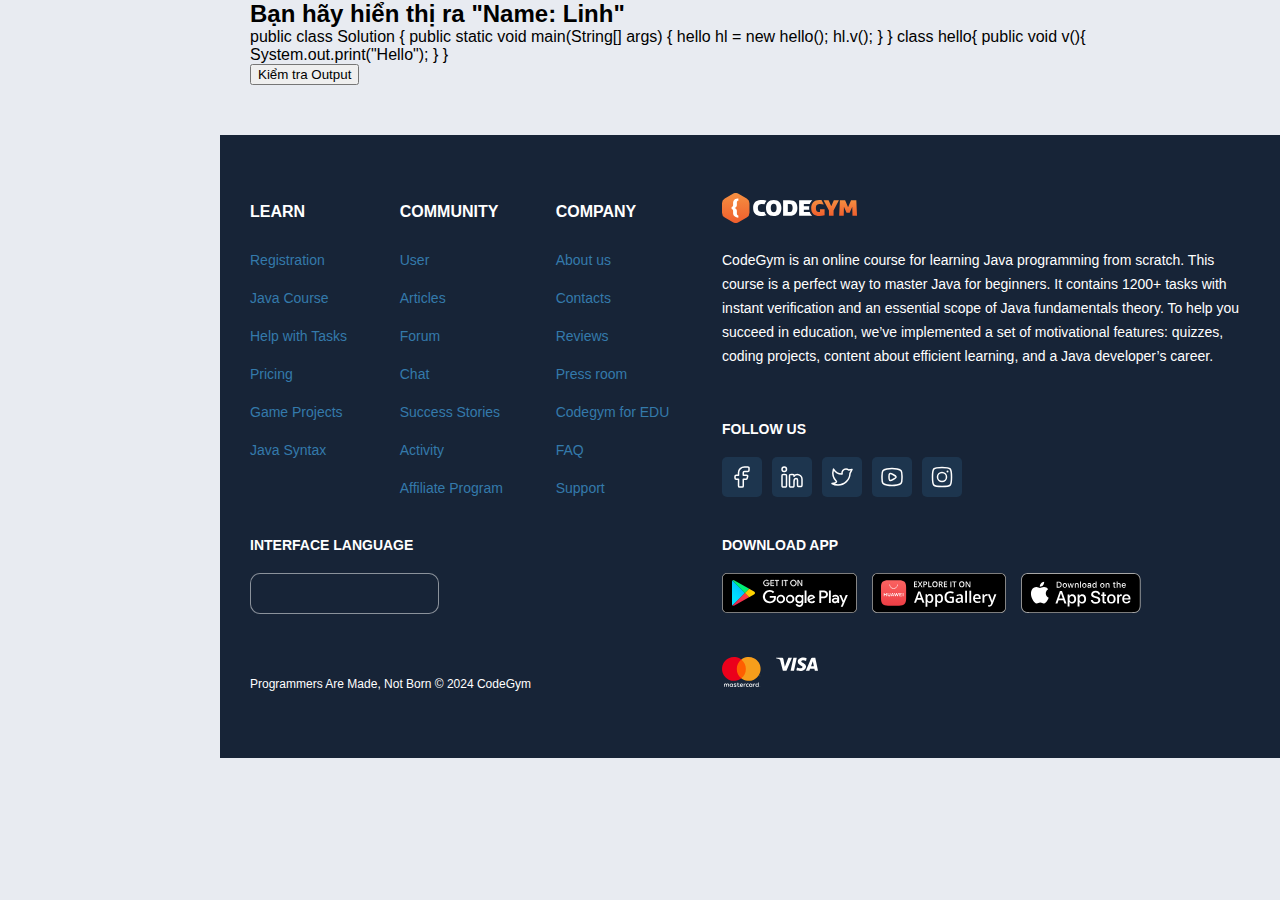
<file: Code.html>
<!DOCTYPE html>
<html lang="en">

<head>
    <meta charset="UTF-8">
    <meta name="viewport" content="width=device-width, initial-scale=1.0">
    <title>Document</title>
    <link rel="stylesheet" href="Code.css">
</head>

<body>
    <div class="content">
        <div class="inner-content">
            <div class="main-content">
                <div class="title">
                    <h2>Bạn hãy hiển thị ra "Name: Linh"</h2>
                </div>
                <div id="code-container">
                    <div data-pym-src='https://www.jdoodle.com/plugin' data-language="java" data-version-index="4"
                        data-libs="mavenlib1, mavenlib2">

public class Solution {
    public static void main(String[] args) {
        hello hl = new hello();
        hl.v();
    }
}
class hello{
    public void v(){
        System.out.print("Hello");
    }
}
                    </div>
                </div>
                <button onclick="checkOutput()" id="checkSl">Kiểm tra Output</button>
                <!-- Thêm phần tử span để lưu trữ kết quả thực tế -->
            </div>
        </div>
    </div>

    <script src="https://www.jdoodle.com/assets/jdoodle-pym.min.js" type="text/javascript"></script>
    <script>
        function checkOutput() {
            
        }
    </script>
<div class="footer">
    <iframe src="Footer.html" frameborder="0" width="100%" height="100%"></iframe>
</div>
</body>

</html>
</file>
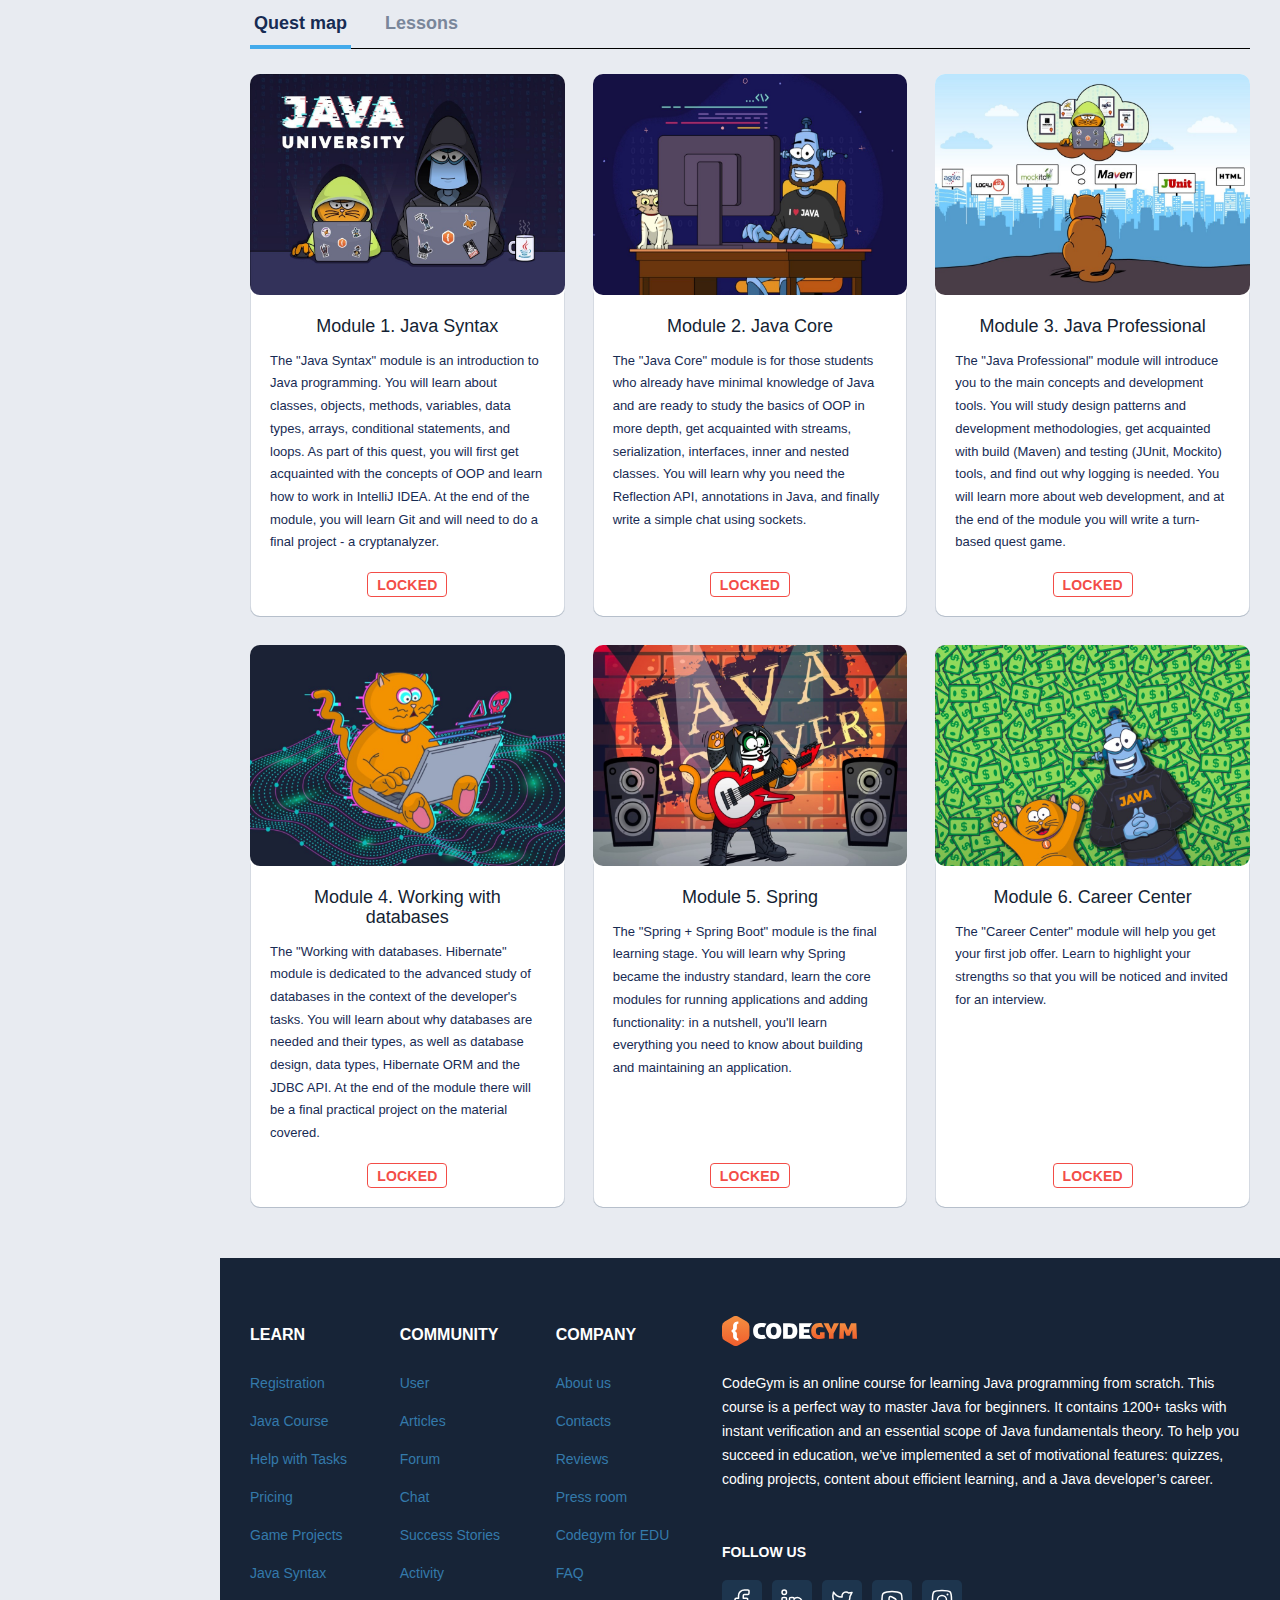
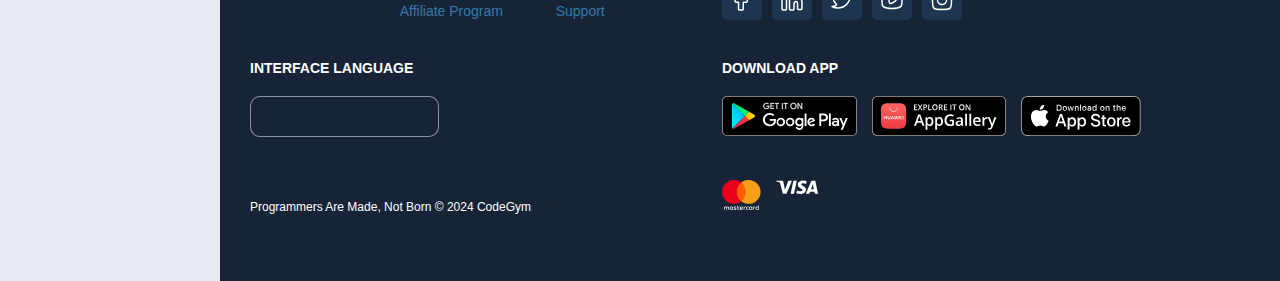
<file: Course.html>
<!DOCTYPE html>
<html lang="en">
<head>
    <meta charset="UTF-8">
    <meta name="viewport" content="width=device-width, initial-scale=1.0">
    <link rel="stylesheet" href="Course.css">
    <!-- <iframe id="ifrLogo-sidebar" class="logo-sidebar" src="Logo_Sidebar.html" frameborder="0" height="100%"></iframe> -->
    <!-- <iframe id="idHeader" class="header" src="Header.html" frameborder="0"></iframe> -->
    <script src="Test.js"></script>
    <!-- <script src="Course.js"></script> -->
    <title>Java Course - Quest Map</title>
</head>
<body>
    <div class="content">
        <div class="inner-content">
            <div class="tabs-content">
                <ul class="tabs">
                    <li class="tab-qm-ls">
                        <span class="tab-qm" id="qm-cl">
                            Quest map
                        </span>
                        <div class="bf-qm"></div>
                    </li>
                    <li class="tab-qm-ls">
                        <span class="tab-ls">
                            Lessons
                        </span>
                        <div class="bf-ls"></div>
                    </li>
                </ul>
            </div>
            <div class="main-content">
                <div>
                    <div class="quest-list" id="quest-list">
                        <div class="quest-card">
                            <a href="" class="a_c" id="quest1">
                                <div class="quest-card-img">
                                    <img src="images/quest-img/1024.jpeg" alt="">
                                </div>
                                <div class="quest-card-description">
                                    <div class="des-title">
                                        Module 1. Java Syntax
                                    </div>
                                    <div class="des">
                                        The "Java Syntax" module is an introduction to Java programming. You will learn about classes, objects, methods, variables, data types, arrays, conditional statements, and loops. As part of this quest, you will first get acquainted with the concepts of OOP and learn how to work in IntelliJ IDEA. At the end of the module, you will learn Git and will need to do a final project - a cryptanalyzer.
                                    </div>
                                </div>
                                <div class="btn-lock">
                                    <button>locked</button>
                                </div>
                            </a>
                        </div>
                        <div class="quest-card">
                            <a href="" class="a_c">
                                <div class="quest-card-img">
                                    <img src="images/quest-img/1024 (1).jpeg" alt="">
                                </div>
                                <div class="quest-card-description">
                                    <div class="des-title">
                                        Module 2. Java Core
                                    </div>
                                    <div class="des">
                                        The "Java Core" module is for those students who already have minimal knowledge of Java and are ready to study the basics of OOP in more depth, get acquainted with streams, serialization, interfaces, inner and nested classes. You will learn why you need the Reflection API, annotations in Java, and finally write a simple chat using sockets.
                                    </div>
                                </div>
                                <div class="btn-lock">
                                    <button>locked</button>
                                </div>
                            </a>
                        </div>
                        <div class="quest-card">
                            <a href="" class="a_c">
                                <div class="quest-card-img">
                                    <img src="images/quest-img/1024 (2).jpeg" alt="">
                                </div>
                                <div class="quest-card-description">
                                    <div class="des-title">
                                        Module 3. Java Professional
                                    </div>
                                    <div class="des">
                                        The "Java Professional" module will introduce you to the main concepts and development tools. You will study design patterns and development methodologies, get acquainted with build (Maven) and testing (JUnit, Mockito) tools, and find out why logging is needed. You will learn more about web development, and at the end of the module you will write a turn-based quest game.
                                    </div>
                                </div>
                                <div class="btn-lock">
                                    <button>locked</button>
                                </div>
                            </a>
                        </div>
                        <div class="quest-card">
                            <a href="" class="a_c">
                                <div class="quest-card-img">
                                    <img src="images/quest-img/1024 (3).jpeg" alt="">
                                </div>
                                <div class="quest-card-description">
                                    <div class="des-title">
                                        Module 4. Working with databases
                                    </div>
                                    <div class="des">
                                        The "Working with databases. Hibernate" module is dedicated to the advanced study of databases in the context of the developer's tasks. You will learn about why databases are needed and their types, as well as database design, data types, Hibernate ORM and the JDBC API. At the end of the module there will be a final practical project on the material covered.
                                    </div>
                                </div>
                                <div class="btn-lock">
                                    <button>locked</button>
                                </div>
                            </a>
                        </div>
                        <div class="quest-card"> 
                            <a href="" class="a_c">
                                <div class="quest-card-img">
                                    <img src="images/quest-img/1024 (4).jpeg" alt="">
                                </div>
                                <div class="quest-card-description">
                                    <div class="des-title">
                                        Module 5. Spring
                                    </div>
                                    <div class="des">
                                        The "Spring + Spring Boot" module is the final learning stage. You will learn why Spring became the industry standard, learn the core modules for running applications and adding functionality: in a nutshell, you'll learn everything you need to know about building and maintaining an application.
                                    </div>
                                </div>
                                <div class="btn-lock">
                                    <button>locked</button>
                                </div>
                            </a>
                        </div>
                        <div class="quest-card">
                            <a href="" class="a_c">
                                <div class="quest-card-img">
                                    <img src="images/quest-img/1024 (5).jpeg" alt="">
                                </div>
                                <div class="quest-card-description">
                                    <div class="des-title">
                                        Module 6. Career Center
                                    </div>
                                    <div class="des">
                                        The "Career Center" module will help you get your first job offer. Learn to highlight your strengths so that you will be noticed and invited for an interview.
                                    </div>
                                </div>
                                <div class="btn-lock">
                                    <button>locked</button>
                                </div>
                            </a>
                        </div>
                    </div>
                    <div class="lesson" id="lesson">
                        <div class="ls-header">
                            <div class="ls-header-ava">
                                <img src="images/avatars/diego.png" alt="">
                            </div>
                            <div class="ls-header-title">
                                <h1>Địa chỉ bộ nhớ và các biến</h1>
                                <div class="ls-header-meta">
                                    <p>Cú pháp Java</p>
                                    <p>Level 1, Lesson 3</p>
                                </div>
                                <div class="ls-header-extra">
                                    <div class="status">avaiable</div>
                                </div>
                            </div>
                        </div>
                        <hr>
                        <p>"Chào, Amigo."</p>
                        <p>"Xin chào, Eleanor Carrey."</p>
                        <p>"Cứ gọi tôi là Ellie. Không cần quá trang trọng."</p>
                        <p>"Được rồi, Ellie."</p>
                        <p>"Tôi tin rằng với sự giúp đỡ của tôi, bạn sẽ sớm trở thành một trong những người giỏi nhất. Tôi có nhiều kinh nghiệm huấn luyện tân binh. Hãy ở bên tôi, rồi mọi chuyện sẽ ổn thôi. Nào, bắt đầu thôi."</p>
                        <p>"Có hai loại chính trong Java : Chuỗi và int . Chúng tôi lưu trữ chuỗi/văn bản trong Chuỗi và số nguyên (số nguyên) trong int. Để khai báo một biến mới, bạn cần chỉ định loại và tên của nó. Tên không thể là tên giống như tên của bất kỳ biến và/hoặc hàm nào khác."</p>
                        <p>"Bạn có thể gán giá trị cho các biến khi bạn khai báo chúng."</p>
                        <p>"Để gán một giá trị mới cho một biến, chúng ta sử dụng dấu =. Nó còn được gọi là 'toán tử gán' . Phép gán có nghĩa là đặt vào một biến một giá trị từ một biến khác hoặc một giá trị được tính từ nhiều biến. "</p>
                        <p>"Giá trị của một biến có thể được sử dụng để tính toán một giá trị mới sẽ thay thế giá trị cũ."</p>
                        <p>"Bạn có thể hợp nhất các chuỗi với +dấu hiệu"</p>
                        <p>"Đôi khi, các chuỗi bao gồm một hoặc nhiều khoảng trắng có thể hữu ích"</p>
                        <p>Amigo suy nghĩ một phút:</p>
                        <p>"Tôi thấy nó không hào phóng cho lắm. Tôi nhớ một câu mà Diego đã dạy tôi..."</p>
                        <p>Rishi đã trở lại.</p>
                        <p>"Chà, bạn thế nào rồi?"</p>
                        <p>"Sẵn sàng rồi. Tôi đã ký rồi."</p>
                        <p>"Tuyệt vời! Tôi cũng sẽ ký mà không cần nhìn. Ở đây trên Galactic Rush, chúng ta không bao giờ lừa dối nhau."</p>
                        <p>"Ha-ha. Cảm ơn bạn Rishi của tôi, vì sự hào phóng của bạn! "</p>
                        <div class="btn-qz-code">
                            <button id="link-qz">Quizzes</button>
                            <button id="link-code">Code</button>
                        </div>
                    </div>
                </div>
            </div>
        </div>
    </div>
    <div class="footer">
        <iframe src="Footer.html" frameborder="0"></iframe>
    </div>
</body>
</html>
<script>
document.getElementById('quest1').addEventListener('click',function(e){
    e.preventDefault();
    document.getElementById('quest-list').style.display = 'none';
    document.getElementById('lesson').style.display = 'block';
});
document.getElementById('qm-cl').addEventListener('click', function(){
    document.getElementById('quest-list').style.display = 'grid';
    document.getElementById('lesson').style.display = 'none';
});
</script>
</file>
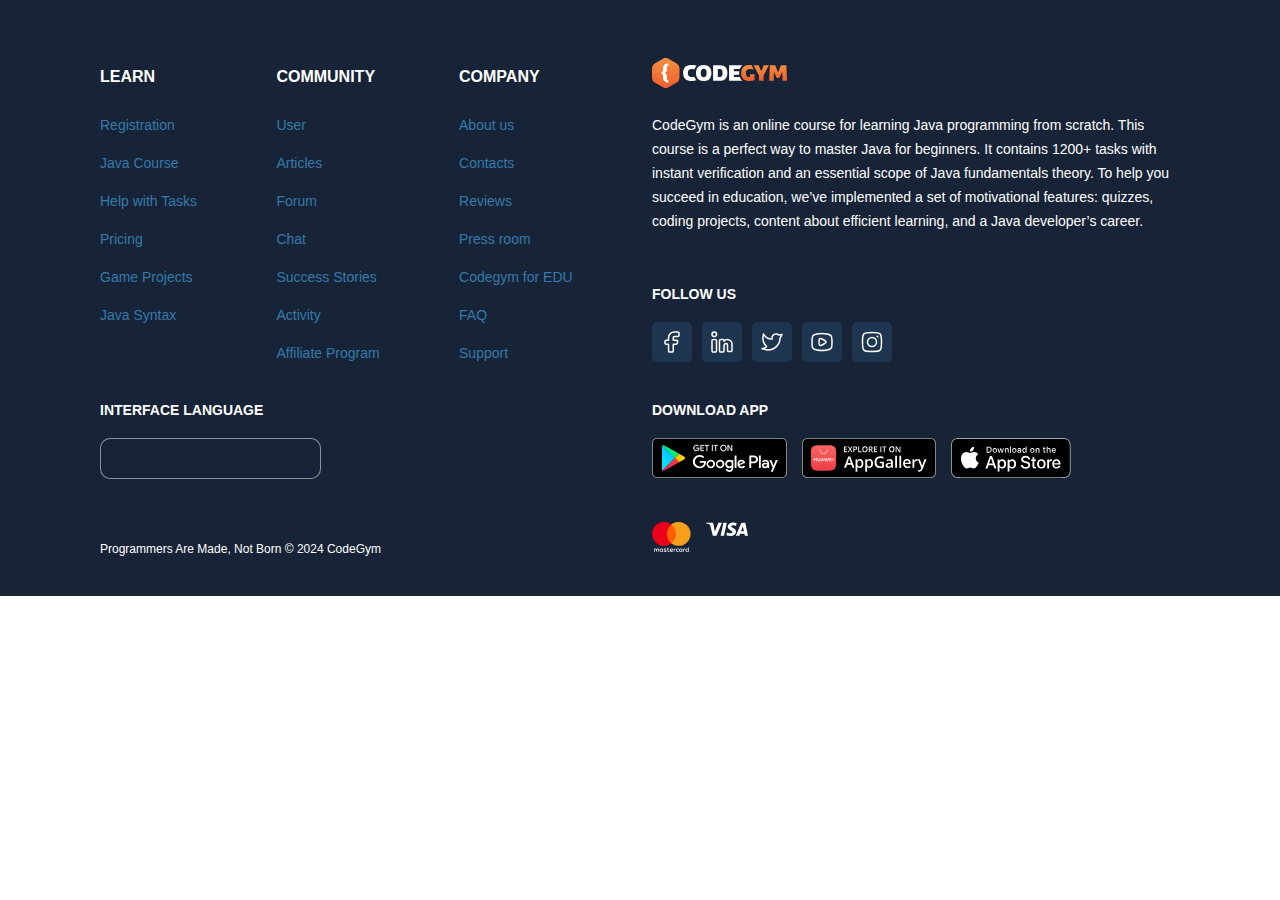
<file: Footer.html>
<!DOCTYPE html>
<html lang="en">
<head>
    <meta charset="UTF-8">
    <meta name="viewport" content="width=device-width, initial-scale=1.0">
    <link rel="stylesheet" href="Footer.css">
</head>
<body>
    <divc class="footer">
        <div class="inner-footer">
            <div class="inner-footer-container">
                <div class="inner-container">
                    <div class="ft-nav">
                        <div class="ft-nav-section">
                            <div class="ft-nav-section-title">
                                Learn
                            </div>
                            <div class="ft-nav-section-list">
                                <ul>
                                    <li>
                                        <a href="#">Registration</a>
                                    </li>
                                    <li>
                                        <a href="">Java Course</a>
                                    </li>
                                    <li>
                                        <a href="">Help with Tasks</a>
                                    </li>
                                    <li>
                                        <a href="">Pricing</a>
                                    </li>
                                    <li>
                                        <a href="">Game Projects</a>
                                    </li>
                                    <li>
                                        <a href="">Java Syntax</a>
                                    </li>
                                </ul>
                            </div>
                        </div>
                        <div class="ft-nav-section">
                            <div class="ft-nav-section-title">
                                community
                            </div>
                            <div class="ft-nav-section-list">
                                <ul>
                                    <li>
                                        <a href="">User</a>
                                    </li>
                                    <li>
                                        <a href="">Articles</a>
                                    </li>
                                    <li>
                                        <a href="">Forum</a>
                                    </li>
                                    <li>
                                        <a href="">Chat</a>
                                    </li>
                                    <li>
                                        <a href="">Success Stories</a>
                                    </li>
                                    <li>
                                        <a href="">Activity</a>
                                    </li>
                                    <li>
                                        <a href="">Affiliate Program</a>
                                    </li>
                                </ul>
                            </div>
                        </div>
                        <div class="ft-nav-section">
                            <div class="ft-nav-section-title">
                                company
                            </div>
                            <div class="ft-nav-section-list">
                                <ul>
                                    <li>
                                        <a href="">About us</a>
                                    </li>
                                    <li>
                                        <a href="">Contacts</a>
                                    </li>
                                    <li>
                                        <a href="">Reviews</a>
                                    </li>
                                    <li>
                                        <a href="">Press room</a>
                                    </li>
                                    <li>
                                        <a href="">Codegym for EDU</a>
                                    </li>
                                    <li>
                                        <a href="">FAQ</a>
                                    </li>
                                    <li>
                                        <a href="">Support</a>
                                    </li>
                                </ul>
                            </div>
                        </div>
                    </div>
                    <div class="ft-desc-fl">
                        <div class="desc">
                            <img src="images/logo-cg-full.svg" alt="">
                            <div>
                                CodeGym is an online course for learning Java programming from scratch. This course is a perfect way to master Java for beginners. It contains 1200+ tasks with instant verification and an essential scope of Java fundamentals theory. To help you succeed in education, we’ve implemented a set of motivational features: quizzes, coding projects, content about efficient learning, and a Java developer’s career.
                            </div>
                        </div>
                        <div class="fl">
                            <div class="inner-fl">
                                <div class="fl-title">
                                    follow us
                                </div>
                                <div class="fl-icon-list">
                                    <div class="fl-icon-item fb">
                                        <img src="images/icons/facebook-02.svg" alt="">
                                    </div>
                                    <div class="fl-icon-item linkedin">
                                        <img src="images/icons/linkedin-02.svg" alt="">
                                    </div>
                                    <div class="fl-icon-item twitter">
                                        <img src="images/icons/twitter.svg" alt="">
                                    </div>
                                    <div class="fl-icon-item ytb">
                                        <img src="images/icons/youtube.svg" alt="">
                                    </div>
                                    <div class="fl-icon-item ins">
                                        <img src="images/icons/instagram.svg" alt="">
                                    </div>
                                </div>
                            </div>
                        </div>
                    </div>
                </div>
                <div class="inner-container ic-1">
                    <div class="lang-copyright">
                        <div class="lang">
                            <div class="lang-title">
                                interface language
                            </div>
                            <div class="lang-switch">
                                <button class="lang-switch-ct"></button>
                            </div>
                        </div>
                        <div class="copy-right">
                            Programmers Are Made, Not Born © 2024 CodeGym
                        </div>
                    </div>
                    <div class="download-pay">
                        <div class="download">
                            <div class="download-title">
                                download app
                            </div>
                            <div class="download-list">
                                <div class="download-item">
                                    <img src="images/download/google-play.svg" alt="">
                                </div>
                                <div class="download-item">
                                    <img src="images/download/huawei-app-gallery.svg" alt="">
                                </div>
                                <div class="download-item">
                                    <img src="images/download/app-store.svg" alt="">
                                </div>
                            </div>
                        </div>
                        <div class="pay">
                            <div class="pay-list">
                                <div class="pay-item">
                                    <img src="images/pay/mastercard.svg" alt="">
                                </div>
                                <div class="pay-item">
                                    <img src="images/pay/visa.svg" alt="">
                                </div>
                            </div>
                        </div>
                    </div>
                </div>
            </div>
        </div>
    </divc>
</body>
</html>
</file>
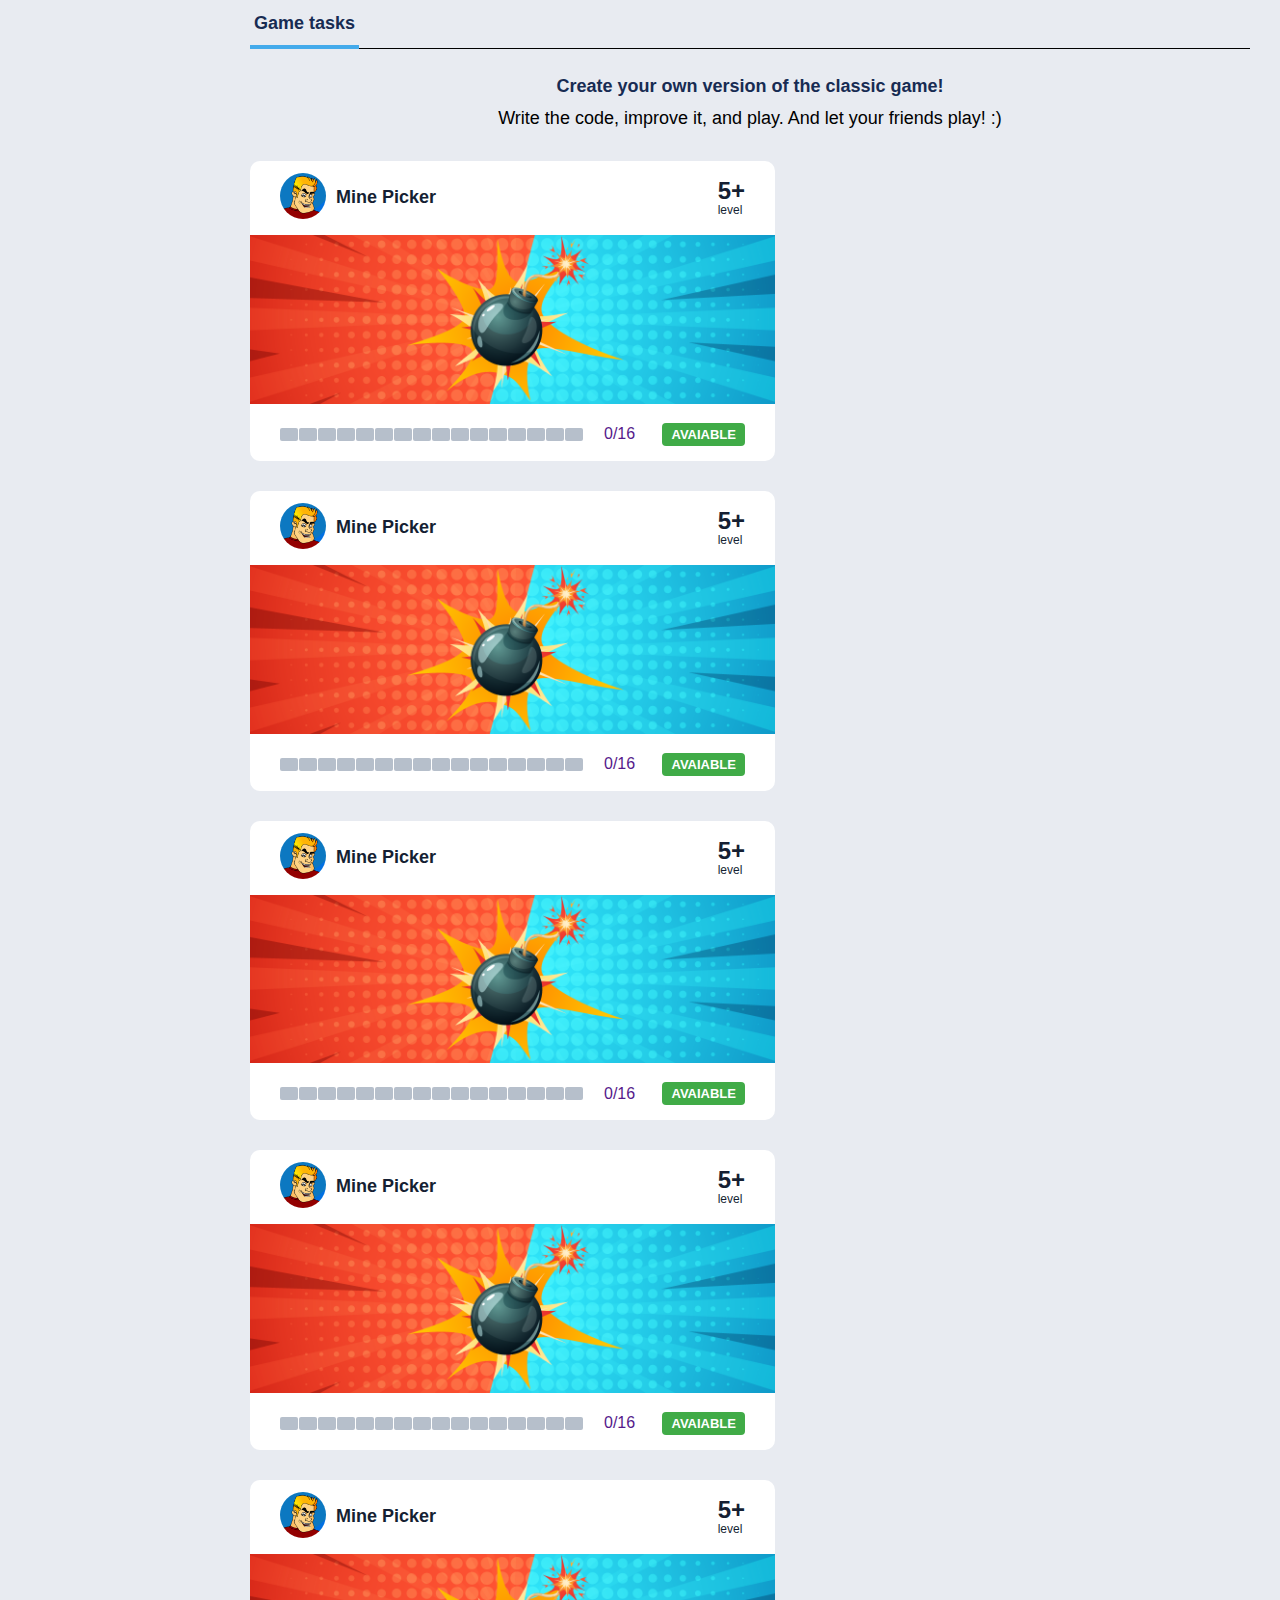
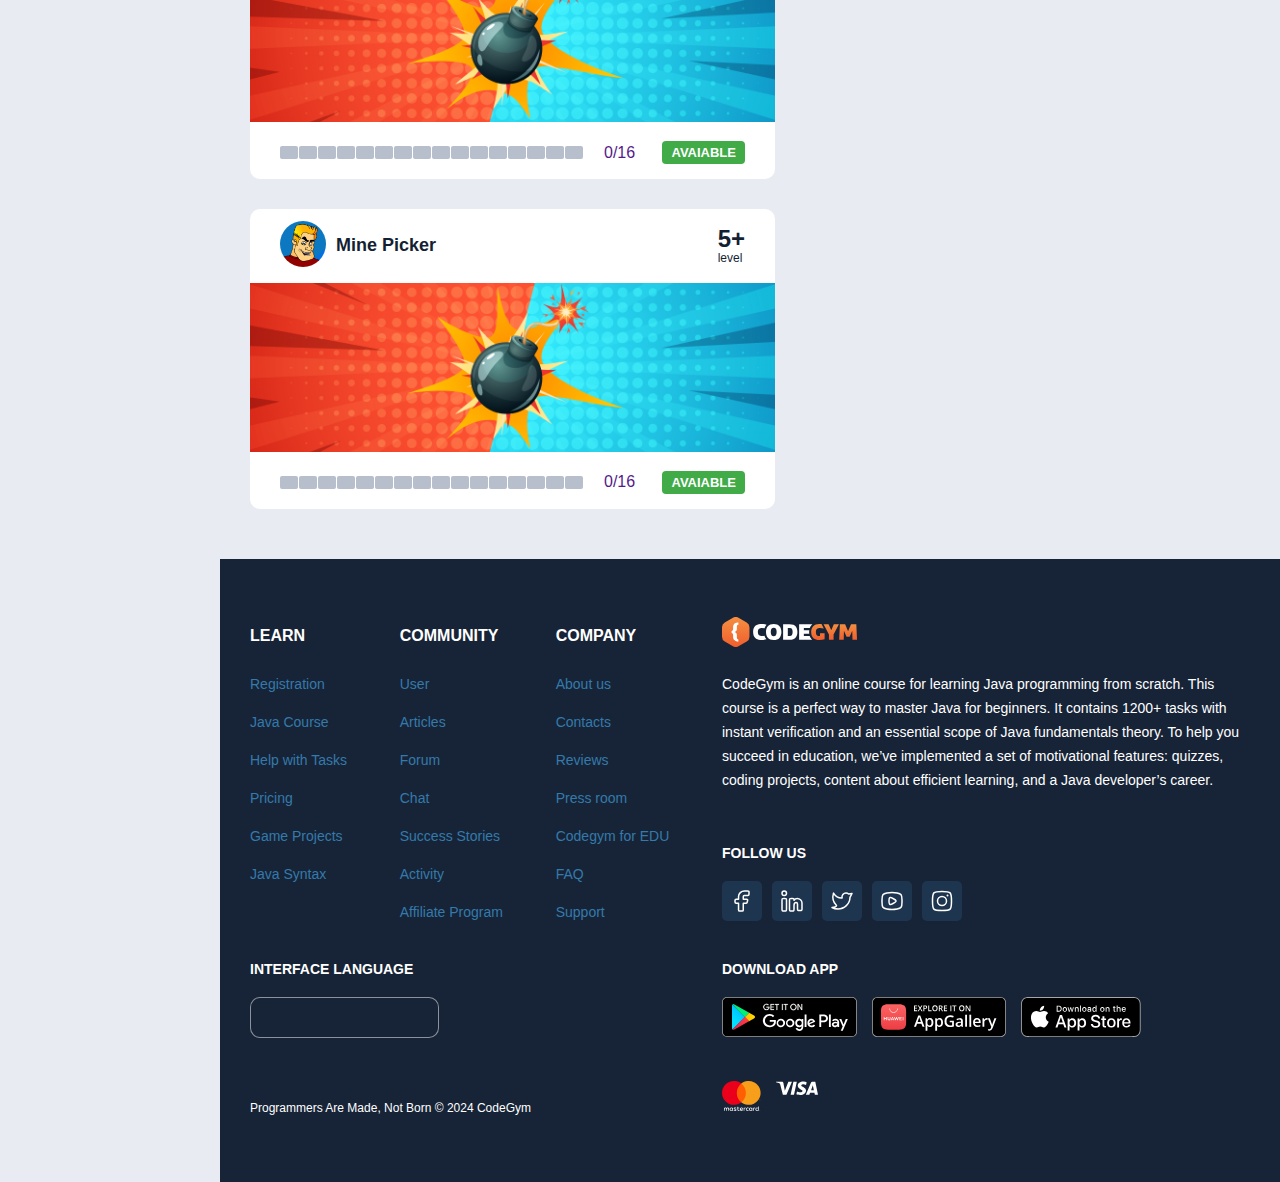
<file: Games.html>
<!DOCTYPE html>
<html lang="en">
<head>
    <meta charset="UTF-8">
    <meta name="viewport" content="width=device-width, initial-scale=1.0">
    <title>Create your version of Java Game</title>
    <link rel="stylesheet" href="Games.css">
    <!-- <iframe id="idLogo-sidebar" class="logo-sidebar" src="Logo_Sidebar.html" frameborder="0" height="100%"></iframe> -->
    <!-- <iframe id="idHeader" class="header" src="Header.html" frameborder="0"></iframe> -->
    <script src="Test.js"></script>
</head>
<body>
    <div class="content">
        <div class="inner-content">
            <div class="tabs-content">
                <ul class="tabs">
                    <li class="tab-qm-ls">
                        <span class="tab-qm">
                            Game tasks
                        </span>
                    </li>
                </ul>
            </div>
            <div class="main-content">
                <div class="p_info">
                    <p style="margin-bottom: 7px;"> 
                        <strong>Create your own version of the classic game!</strong>
                    </p>
                    <p>Write the code, improve it, and play. And let your friends play! :)</p>
                </div>
                <div class="games">
                    <ul class="game-list">
                        <li class="game-item">
                            <a href="" class="game-card">
                                <div class="game-card-contain">
                                    <div class="card-header">
                                        <div class="ava-title">
                                            <div class="avatar-khung">
                                                <div class="avatar">
                                                    <img src="images/avatars/zapp.png" alt="">
                                                </div>
                                            </div>
                                            <div class="title">
                                                Mine Picker
                                            </div>
                                        </div>
                                        <div class="level">
                                            <p>5+</p>
                                            <p>level</p>
                                        </div>
                                    </div>
                                    <div class="card-img">
                                        <img src="images/Games_img/original.png" alt="">
                                    </div>
                                    <div class="card-footer">
                                        <div class="progress">
                                            <ul class="progress-list">
                                                <li class="progress-item"></li>
                                                <li class="progress-item"></li>
                                                <li class="progress-item"></li>
                                                <li class="progress-item"></li>
                                                <li class="progress-item"></li>
                                                <li class="progress-item"></li>
                                                <li class="progress-item"></li>
                                                <li class="progress-item"></li>
                                                <li class="progress-item"></li>
                                                <li class="progress-item"></li>
                                                <li class="progress-item"></li>
                                                <li class="progress-item"></li>
                                                <li class="progress-item"></li>
                                                <li class="progress-item"></li>
                                                <li class="progress-item"></li>
                                                <li class="progress-item"></li>
                                            </ul>
                                            <div class="progress_count">
                                                0/16
                                            </div>
                                        </div>
                                        <div class="btn_avai">
                                            <button>avaiable</button>
                                        </div>
                                    </div>
                                </div>
                            </a>
                        </li>
                        <li class="game-item">
                            <a href="" class="game-card">
                                <div class="game-card-contain">
                                    <div class="card-header">
                                        <div class="ava-title">
                                            <div class="avatar-khung">
                                                <div class="avatar">
                                                    <img src="images/avatars/zapp.png" alt="">
                                                </div>
                                            </div>
                                            <div class="title">
                                                Mine Picker
                                            </div>
                                        </div>
                                        <div class="level">
                                            <p>5+</p>
                                            <p>level</p>
                                        </div>
                                    </div>
                                    <div class="card-img">
                                        <img src="images/Games_img/original.png" alt="">
                                    </div>
                                    <div class="card-footer">
                                        <div class="progress">
                                            <ul class="progress-list">
                                                <li class="progress-item"></li>
                                                <li class="progress-item"></li>
                                                <li class="progress-item"></li>
                                                <li class="progress-item"></li>
                                                <li class="progress-item"></li>
                                                <li class="progress-item"></li>
                                                <li class="progress-item"></li>
                                                <li class="progress-item"></li>
                                                <li class="progress-item"></li>
                                                <li class="progress-item"></li>
                                                <li class="progress-item"></li>
                                                <li class="progress-item"></li>
                                                <li class="progress-item"></li>
                                                <li class="progress-item"></li>
                                                <li class="progress-item"></li>
                                                <li class="progress-item"></li>
                                            </ul>
                                            <div class="progress_count">
                                                0/16
                                            </div>
                                        </div>
                                        <div class="btn_avai">
                                            <button>avaiable</button>
                                        </div>
                                    </div>
                                </div>
                            </a>
                        </li>
                        <li class="game-item">
                            <a href="" class="game-card">
                                <div class="game-card-contain">
                                    <div class="card-header">
                                        <div class="ava-title">
                                            <div class="avatar-khung">
                                                <div class="avatar">
                                                    <img src="images/avatars/zapp.png" alt="">
                                                </div>
                                            </div>
                                            <div class="title">
                                                Mine Picker
                                            </div>
                                        </div>
                                        <div class="level">
                                            <p>5+</p>
                                            <p>level</p>
                                        </div>
                                    </div>
                                    <div class="card-img">
                                        <img src="images/Games_img/original.png" alt="">
                                    </div>
                                    <div class="card-footer">
                                        <div class="progress">
                                            <ul class="progress-list">
                                                <li class="progress-item"></li>
                                                <li class="progress-item"></li>
                                                <li class="progress-item"></li>
                                                <li class="progress-item"></li>
                                                <li class="progress-item"></li>
                                                <li class="progress-item"></li>
                                                <li class="progress-item"></li>
                                                <li class="progress-item"></li>
                                                <li class="progress-item"></li>
                                                <li class="progress-item"></li>
                                                <li class="progress-item"></li>
                                                <li class="progress-item"></li>
                                                <li class="progress-item"></li>
                                                <li class="progress-item"></li>
                                                <li class="progress-item"></li>
                                                <li class="progress-item"></li>
                                            </ul>
                                            <div class="progress_count">
                                                0/16
                                            </div>
                                        </div>
                                        <div class="btn_avai">
                                            <button>avaiable</button>
                                        </div>
                                    </div>
                                </div>
                            </a>
                        </li>
                        <li class="game-item">
                            <a href="" class="game-card">
                                <div class="game-card-contain">
                                    <div class="card-header">
                                        <div class="ava-title">
                                            <div class="avatar-khung">
                                                <div class="avatar">
                                                    <img src="images/avatars/zapp.png" alt="">
                                                </div>
                                            </div>
                                            <div class="title">
                                                Mine Picker
                                            </div>
                                        </div>
                                        <div class="level">
                                            <p>5+</p>
                                            <p>level</p>
                                        </div>
                                    </div>
                                    <div class="card-img">
                                        <img src="images/Games_img/original.png" alt="">
                                    </div>
                                    <div class="card-footer">
                                        <div class="progress">
                                            <ul class="progress-list">
                                                <li class="progress-item"></li>
                                                <li class="progress-item"></li>
                                                <li class="progress-item"></li>
                                                <li class="progress-item"></li>
                                                <li class="progress-item"></li>
                                                <li class="progress-item"></li>
                                                <li class="progress-item"></li>
                                                <li class="progress-item"></li>
                                                <li class="progress-item"></li>
                                                <li class="progress-item"></li>
                                                <li class="progress-item"></li>
                                                <li class="progress-item"></li>
                                                <li class="progress-item"></li>
                                                <li class="progress-item"></li>
                                                <li class="progress-item"></li>
                                                <li class="progress-item"></li>
                                            </ul>
                                            <div class="progress_count">
                                                0/16
                                            </div>
                                        </div>
                                        <div class="btn_avai">
                                            <button>avaiable</button>
                                        </div>
                                    </div>
                                </div>
                            </a>
                        </li>
                        <li class="game-item">
                            <a href="" class="game-card">
                                <div class="game-card-contain">
                                    <div class="card-header">
                                        <div class="ava-title">
                                            <div class="avatar-khung">
                                                <div class="avatar">
                                                    <img src="images/avatars/zapp.png" alt="">
                                                </div>
                                            </div>
                                            <div class="title">
                                                Mine Picker
                                            </div>
                                        </div>
                                        <div class="level">
                                            <p>5+</p>
                                            <p>level</p>
                                        </div>
                                    </div>
                                    <div class="card-img">
                                        <img src="images/Games_img/original.png" alt="">
                                    </div>
                                    <div class="card-footer">
                                        <div class="progress">
                                            <ul class="progress-list">
                                                <li class="progress-item"></li>
                                                <li class="progress-item"></li>
                                                <li class="progress-item"></li>
                                                <li class="progress-item"></li>
                                                <li class="progress-item"></li>
                                                <li class="progress-item"></li>
                                                <li class="progress-item"></li>
                                                <li class="progress-item"></li>
                                                <li class="progress-item"></li>
                                                <li class="progress-item"></li>
                                                <li class="progress-item"></li>
                                                <li class="progress-item"></li>
                                                <li class="progress-item"></li>
                                                <li class="progress-item"></li>
                                                <li class="progress-item"></li>
                                                <li class="progress-item"></li>
                                            </ul>
                                            <div class="progress_count">
                                                0/16
                                            </div>
                                        </div>
                                        <div class="btn_avai">
                                            <button>avaiable</button>
                                        </div>
                                    </div>
                                </div>
                            </a>
                        </li>
                        <li class="game-item">
                            <a href="" class="game-card">
                                <div class="game-card-contain">
                                    <div class="card-header">
                                        <div class="ava-title">
                                            <div class="avatar-khung">
                                                <div class="avatar">
                                                    <img src="images/avatars/zapp.png" alt="">
                                                </div>
                                            </div>
                                            <div class="title">
                                                Mine Picker
                                            </div>
                                        </div>
                                        <div class="level">
                                            <p>5+</p>
                                            <p>level</p>
                                        </div>
                                    </div>
                                    <div class="card-img">
                                        <img src="images/Games_img/original.png" alt="">
                                    </div>
                                    <div class="card-footer">
                                        <div class="progress">
                                            <ul class="progress-list">
                                                <li class="progress-item"></li>
                                                <li class="progress-item"></li>
                                                <li class="progress-item"></li>
                                                <li class="progress-item"></li>
                                                <li class="progress-item"></li>
                                                <li class="progress-item"></li>
                                                <li class="progress-item"></li>
                                                <li class="progress-item"></li>
                                                <li class="progress-item"></li>
                                                <li class="progress-item"></li>
                                                <li class="progress-item"></li>
                                                <li class="progress-item"></li>
                                                <li class="progress-item"></li>
                                                <li class="progress-item"></li>
                                                <li class="progress-item"></li>
                                                <li class="progress-item"></li>
                                            </ul>
                                            <div class="progress_count">
                                                0/16
                                            </div>
                                        </div>
                                        <div class="btn_avai">
                                            <button>avaiable</button>
                                        </div>
                                    </div>
                                </div>
                            </a>
                        </li>
                    </ul>
                </div>
            </div>
        </div>
    </div>
    <div class="footer">
        <iframe src="Footer.html" frameborder="0" width="100%" height="100%"></iframe>
    </div>
</body>
</html>
</file>
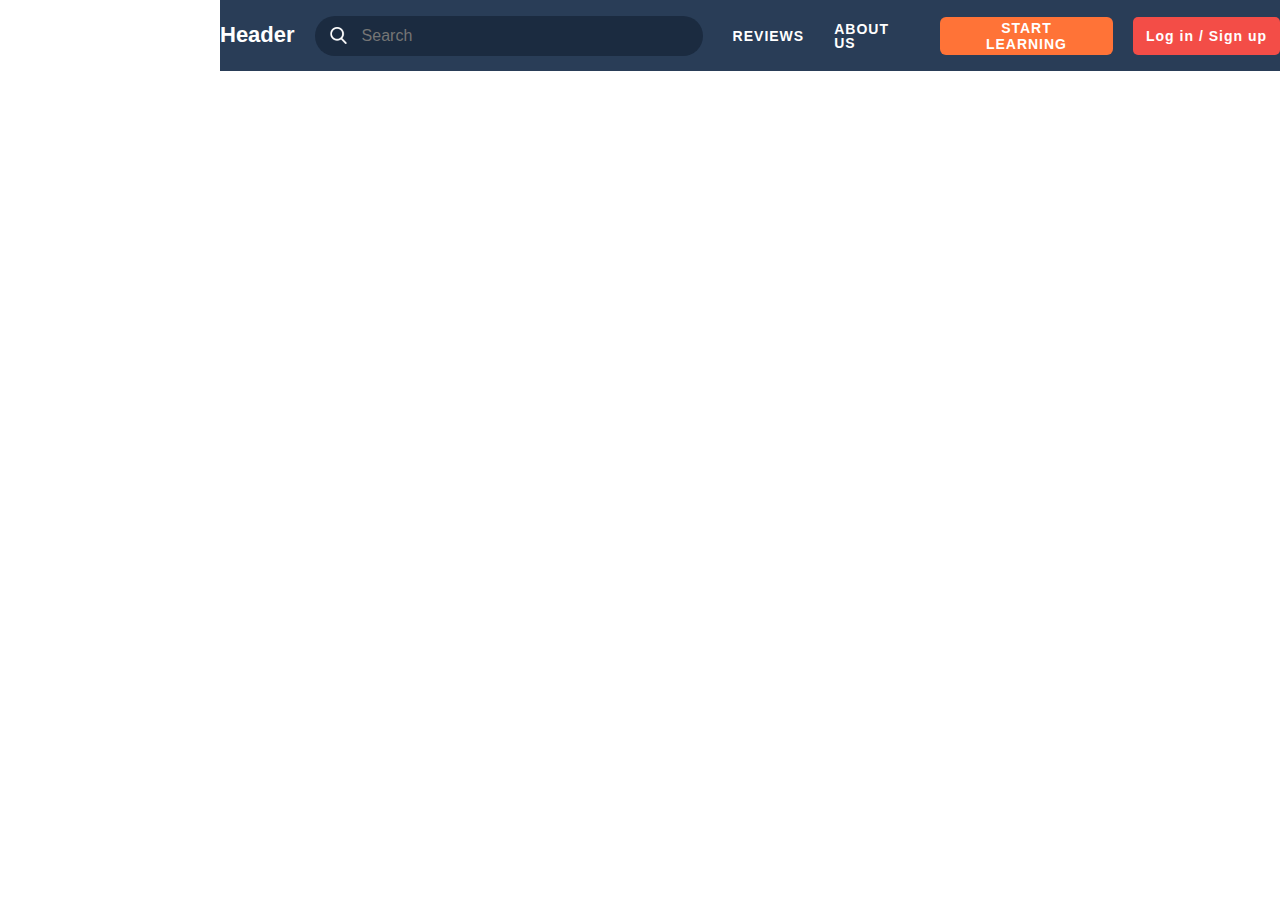
<file: Header.html>
<!DOCTYPE html>
<html lang="en">
<head>
    <meta charset="UTF-8">
    <meta name="viewport" content="width=device-width, initial-scale=1.0">
    <link rel="stylesheet" href="Header.css">
</head>
<body>
    <div class="header">
        <div class="header-1">
            <div class="inner-header">
                <div class="title-search">
                    <div class="title">
                        Header
                    </div>
                    <div class="search">
                        <div class="search-1">
                            <div class="search-icon">
                                <img src="images/icons/search.png" alt="">
                            </div>
                            <input type="text" placeholder="Search" class="inpSearch">
                        </div>
                    </div>
                </div>
                <div class="guest">
                    <a href="#">reviews</a>
                    <a href="#">about us</a>
                </div>
                <div class="btn_sl">
                    <button class="button_sl">start learning</button>
                </div>
                <div class="day-night">
                    <div class="btn_login">
                        <button class="btn_login_su">Log in / Sign up</button>
                    </div>
                    <div class="btn_logout">
                        <button class="btn_login_su" id="btn_lout">Log Out</button>
                    </div>
                </div>
            </div>
        </div>
    </div>
</body>
</html>
</file>
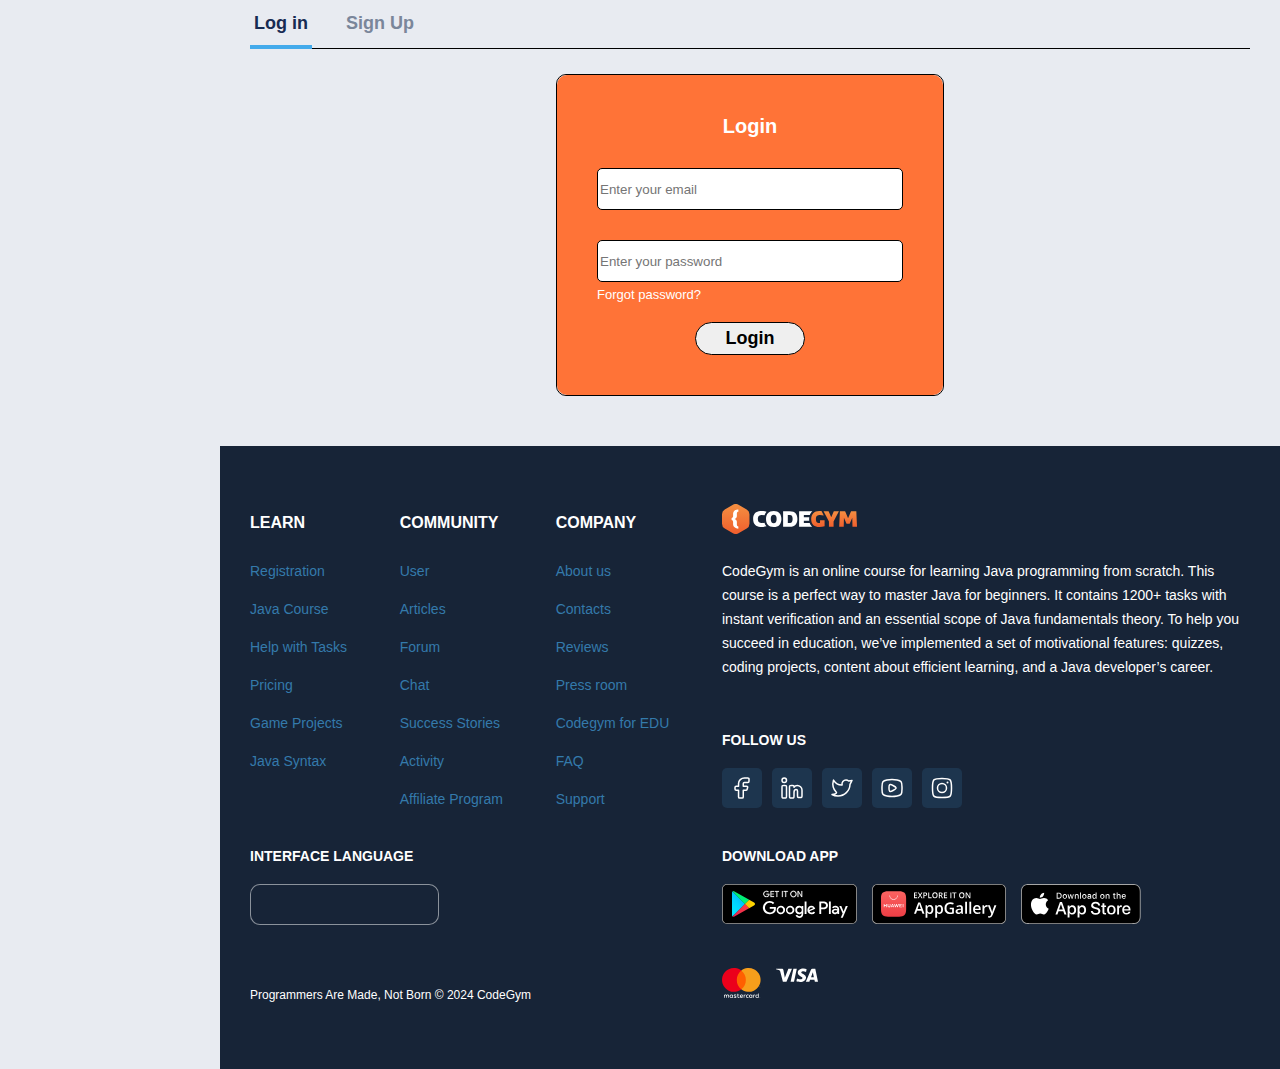
<file: Login.html>
<!DOCTYPE html>
<html lang="en">
<head>
    <meta charset="UTF-8">
    <meta name="viewport" content="width=device-width, initial-scale=1.0">
    <!-- <iframe id="idHeader" class="header" src="Header.html" frameborder="0"></iframe> -->
    <script src="Test.js"></script>
    <link rel="stylesheet" href="Login.css">
    <title>Codegym Login</title>
</head>
<body>
    <div class="content">
        <div class="inner-content">
            <div class="tabs-content">
                <ul class="tabs">
                    <li class="tab-qm-ls">
                        <span class="tab-qm" id="lg" onclick="lgCl()">
                            Log in
                        </span>
                        <div class="sp-bf" id="bf-lg"></div>
                    </li>
                    <li class="tab-qm-ls">
                        <span class="tab-su" id="su" onclick="suCl()">
                            Sign Up
                        </span>
                        <div class="sp-bf-su" id="bf-su"></div>
                    </li>
                </ul>
            </div>
            <div class="main-content">
                <form id="lgForm">
                    <div class="f_login">
                        <h4>Login</h4>
                        <input type="text"  id="lg_email" placeholder="Enter your email">
                        <input type="password" id="lg_pass" placeholder="Enter your password">
                        <a href="#">Forgot password?</a>
                        <button id="login">Login</button>
                    </div>
                </form>
                <form id="suForm">
                    <div class="f_login">
                        <h4>Sign Up</h4>
                        <input type="text"  id="su_name" placeholder="Enter your name">
                        <input type="text"  id="su_email" placeholder="Enter your email">
                        <input type="password" id="su_pass" placeholder="Enter your password">
                        <button id="signup">Sign Up</button>
                    </div>
                </form>
            </div>
        </div>
    </div>
    <div class="footer">
        <iframe src="Footer.html" frameborder="0" width="100%" height="100%"></iframe>
    </div>

    
</body>
</html>
</file>
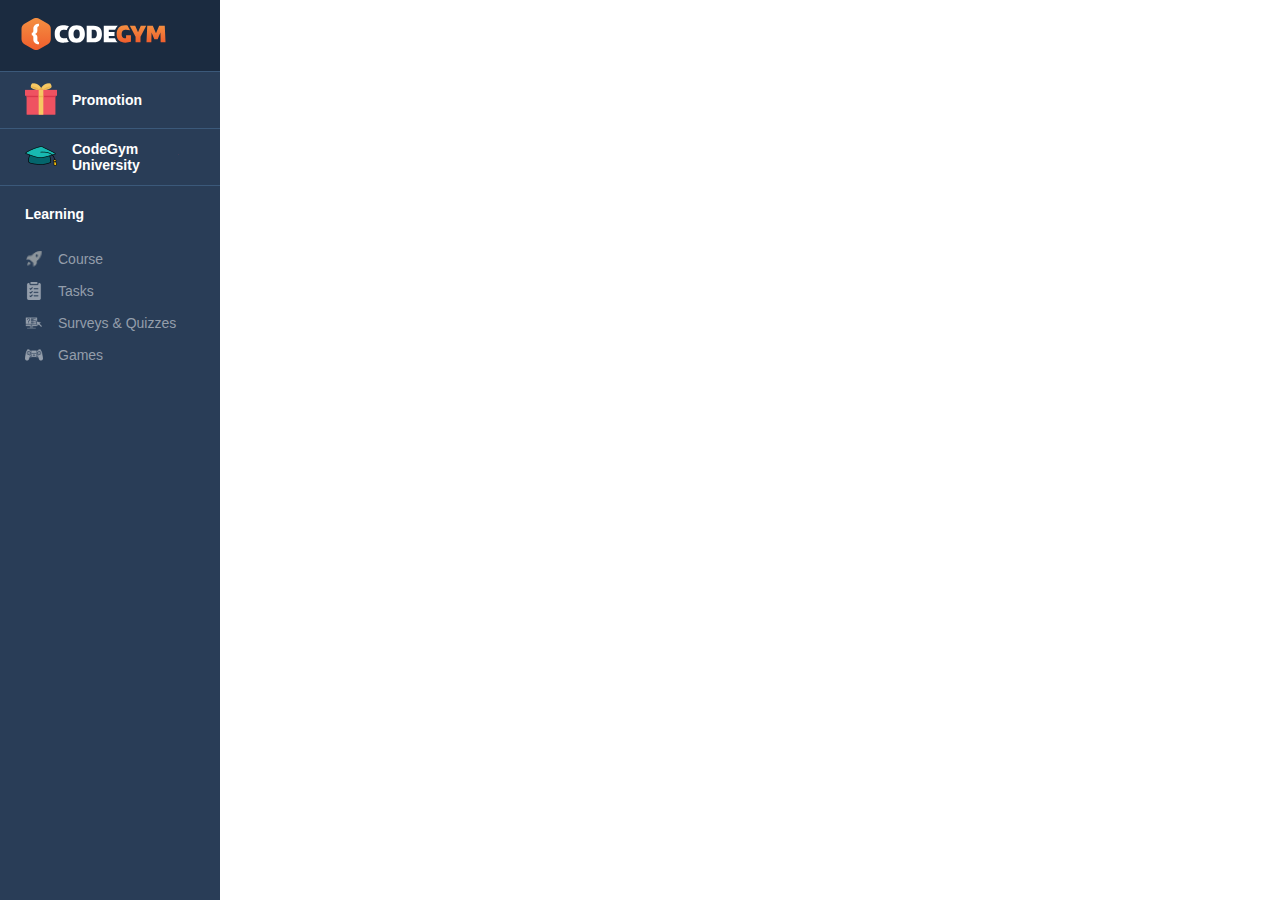
<file: Logo_Sidebar.html>
<!DOCTYPE html>
<html lang="en">
<head>
    <meta charset="UTF-8">
    <meta name="viewport" content="width=device-width, initial-scale=1.0">
    <link rel="stylesheet" href="Logo_Sidebar.css">
</head>
<body>
    <div class="logo-sidebar">
        <div class="logo">
            <a href="Course.html">
                <img src="images/logo-cg-full.svg" alt="">
            </a>
        </div>
        <div class="sidebar">
            <div class="sidebar-head">
                <div class="prom-uni">
                    <a href="#" class="sidebar-head-link">
                        <div class="ic-prom-uni">
                            <img src="images/giftbox.png" alt="">
                        </div>
                        Promotion
                    </a>
                </div>
                <div class="prom-uni">
                    <a href="#" class="sidebar-head-link">
                        <div class="ic-prom-uni">
                            <img src="images/graduation.png" alt="">
                        </div>
                        CodeGym University
                    </a>
                </div>
            </div>
            <div class="sidebar-learn">
                <div class="prom-uni learn-collapse">
                    <div class="sidebar-head-link">
                        Learning
                    </div>
                    <button class="btn-learn">
                        <img src="images/icons/upload (1).png" alt="">
                    </button>
                </div>
                <div class="sidebar-learn-item">
                    <div class="item">
                        <div class="item-ic">
                            <img src="images/icons/rocket (1).png" alt="">
                        </div>
                        <div class="item-link">
                            <a href="Course.html" target="_blank">Course</a>
                        </div>
                    </div>
                    <div class="item">
                        <div class="item-ic">
                            <img src="images/icons/to-do-list.png" alt="">
                        </div>
                        <div class="item-link">
                            <a href="">Tasks</a>
                        </div>
                    </div>
                    <div class="item">
                        <div class="item-ic">
                            <img src="images/icons/interactive.png" alt="">
                        </div>
                        <div class="item-link">
                            <a href="">Surveys & Quizzes</a>
                        </div>
                    </div>
                    <div class="item">
                        <div class="item-ic">
                            <img src="images/icons/ps4.png" alt="">
                        </div>
                        <div class="item-link">
                            <a href="">Games</a>
                        </div>
                    </div>
                </div>
            </div>
        </div>
    </div>
    
</body>
</html>
</file>
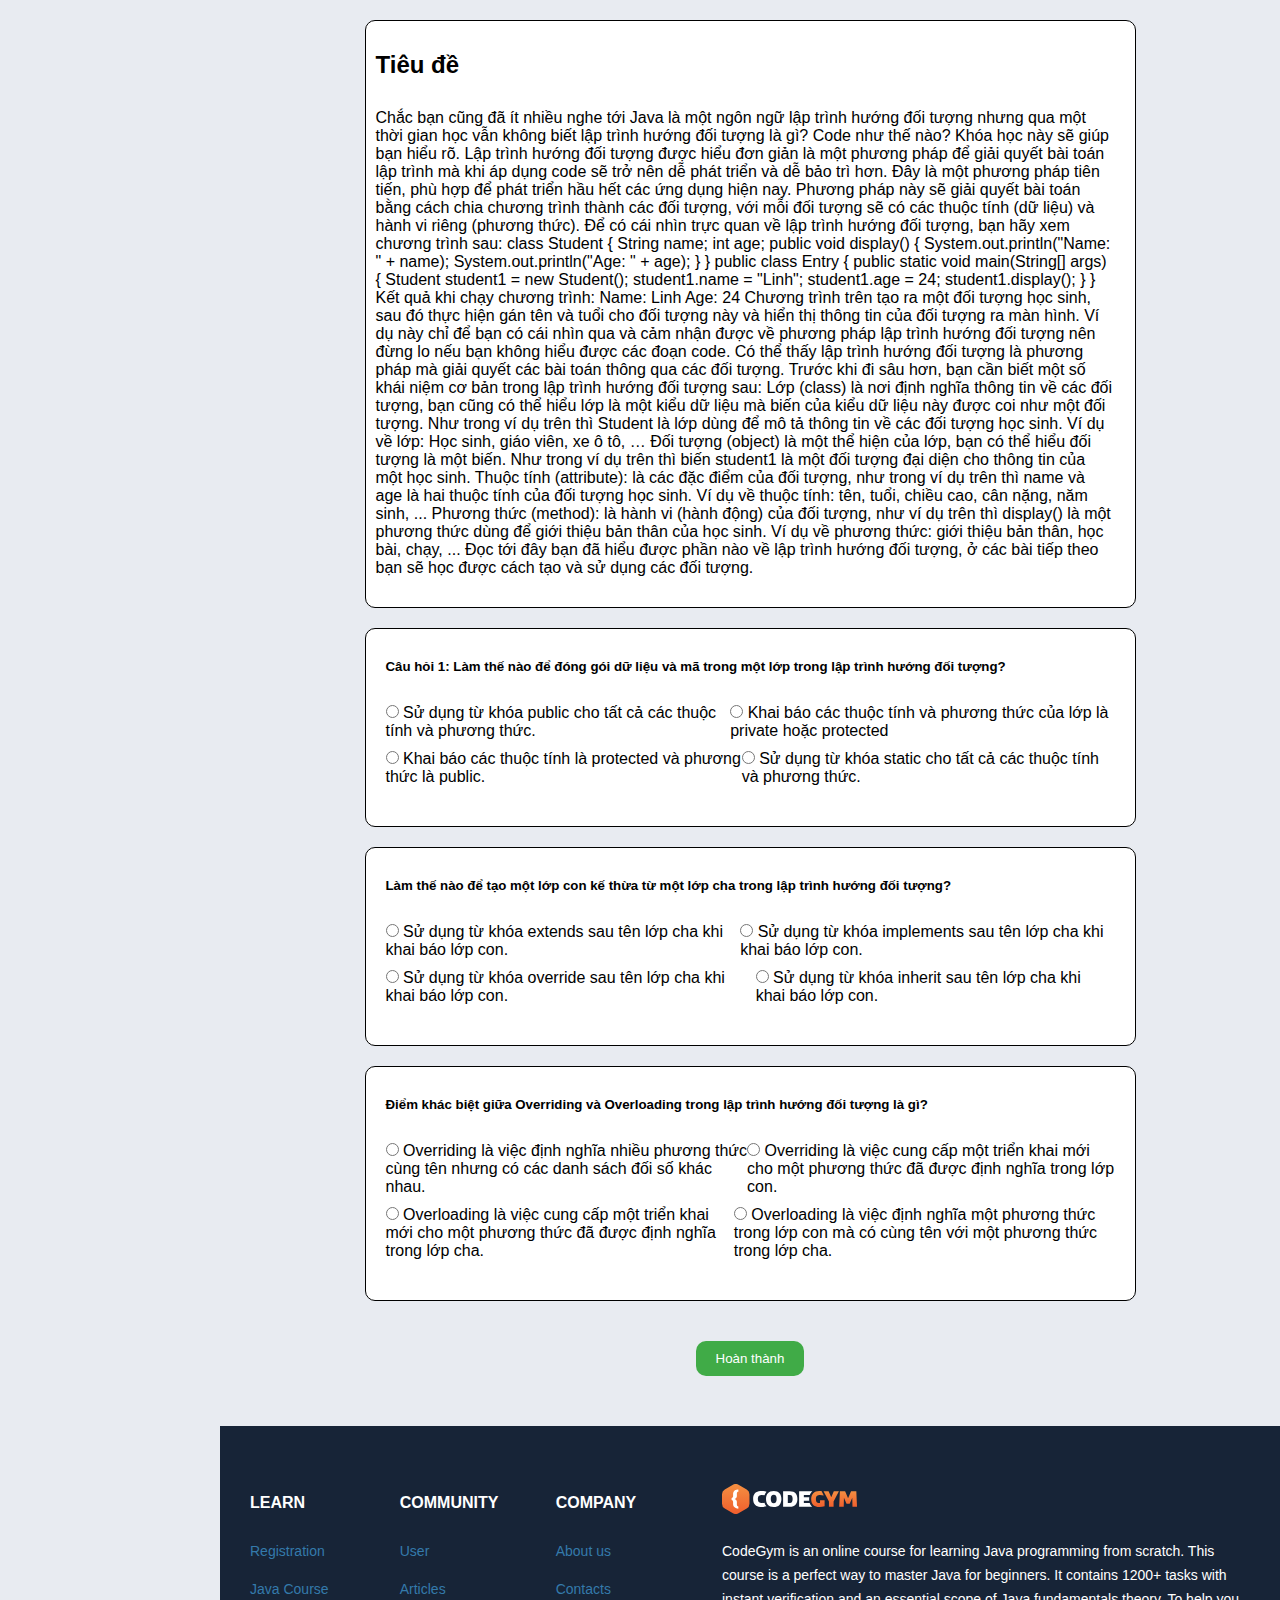
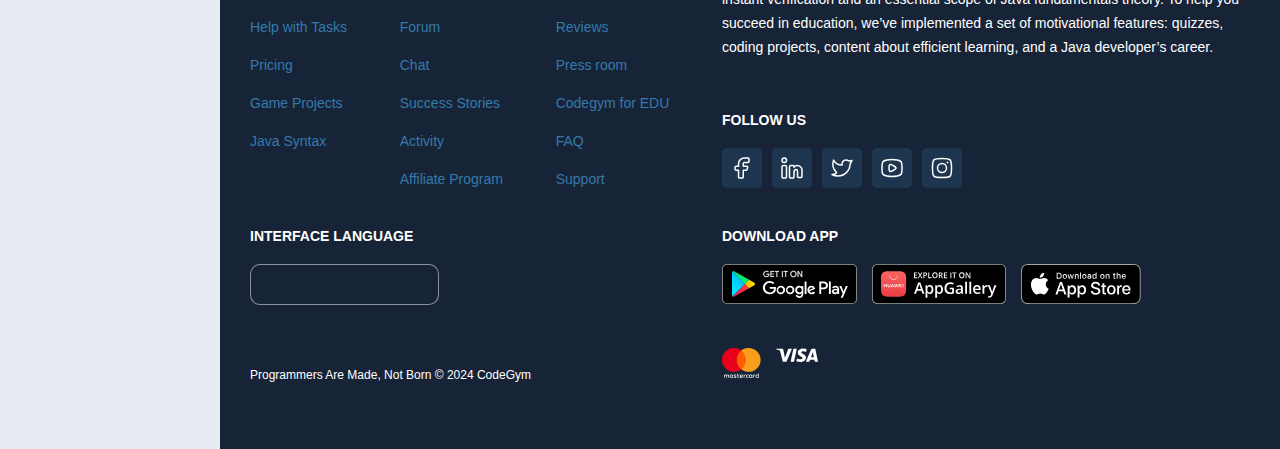
<file: Quizzes.html>
<!DOCTYPE html>
<html lang="en">
<head>
    <meta charset="UTF-8">
    <meta name="viewport" content="width=device-width, initial-scale=1.0">
    <link rel="stylesheet" href="Quizzes.css">
</head>
<body>
    <div class="content">
        <div class="inner-content">
            <div class="main-content">
                <div class="khung">
                    <div class="title-des">
                        <div class="title">
                            <h2>Tiêu đề</h2>
                        </div>
                        <div class="des">
                            Chắc bạn cũng đã ít nhiều nghe tới Java là một ngôn ngữ lập trình hướng đối tượng nhưng qua một thời gian học vẫn không biết lập trình hướng đối tượng là gì? Code như thế nào? Khóa học này sẽ giúp bạn hiểu rõ.

Lập trình hướng đối tượng được hiểu đơn giản là một phương pháp để giải quyết bài toán lập trình mà khi áp dụng code sẽ trở nên dễ phát triển và dễ bảo trì hơn. Đây là một phương pháp tiên tiến, phù hợp để phát triển hầu hết các ứng dụng hiện nay. Phương pháp này sẽ giải quyết bài toán bằng cách chia chương trình thành các đối tượng, với mỗi đối tượng sẽ có các thuộc tính (dữ liệu) và hành vi riêng (phương thức). 

Để có cái nhìn trực quan về lập trình hướng đối tượng, bạn hãy xem chương trình sau:

class Student {
	String name;
	int age;

	public void display() {
		System.out.println("Name: " + name);
		System.out.println("Age: " + age);
	}
}

public class Entry {
	public static void main(String[] args) {
		Student student1 = new Student();
		student1.name = "Linh";
		student1.age = 24;
		student1.display();
	}
}
Kết quả khi chạy chương trình:

Name: Linh
Age: 24
Chương trình trên tạo ra một đối tượng học sinh, sau đó thực hiện gán tên và tuổi cho đối tượng này và hiển thị thông tin của đối tượng ra màn hình. 

Ví dụ này chỉ để bạn có cái nhìn qua và cảm nhận được về phương pháp lập trình hướng đối tượng nên đừng lo nếu bạn không hiểu được các đoạn code. Có thể thấy lập trình hướng đối tượng là phương pháp mà giải quyết các bài toán thông qua các đối tượng. Trước khi đi sâu hơn, bạn cần biết một số khái niệm cơ bản trong lập trình hướng đối tượng sau:

Lớp (class) là nơi định nghĩa thông tin về các đối tượng, bạn cũng có thể hiểu lớp là một kiểu dữ liệu mà biến của kiểu dữ liệu này được coi như một đối tượng. Như trong ví dụ trên thì Student là lớp dùng để mô tả thông tin về các đối tượng học sinh.
Ví dụ về lớp: Học sinh, giáo viên, xe ô tô, …
Đối tượng (object) là một thể hiện của lớp, bạn có thể hiểu đối tượng là một biến. Như trong ví dụ trên thì biến student1 là một đối tượng đại diện cho thông tin của một học sinh.
Thuộc tính (attribute): là các đặc điểm của đối tượng, như trong ví dụ trên thì name và age là hai thuộc tính của đối tượng học sinh.
Ví dụ về thuộc tính: tên, tuổi, chiều cao, cân nặng, năm sinh, ...
Phương thức (method): là hành vi (hành động) của đối tượng, như ví dụ trên thì display() là một phương thức dùng để giới thiệu bản thân của học sinh.
Ví dụ về phương thức: giới thiệu bản thân, học bài, chạy, ...
Đọc tới đây bạn đã hiểu được phần nào về lập trình hướng đối tượng, ở các bài tiếp theo bạn sẽ học được cách tạo và sử dụng các đối tượng.
                        </div>
                    </div>
                </div>
                <div class="khung">
                    <div class="ques-ans">
                        <div class="title">
                            <h5>Câu hỏi 1: Làm thế nào để đóng gói dữ liệu và mã trong một lớp trong lập trình hướng đối tượng?</h5>
                        </div>
                        <div class="ans">
                            <div class="ans-1">
                                <div><input type="radio" name="answer1" value="a"> <label for="answer">Sử dụng từ khóa public cho tất cả các thuộc tính và phương thức.</label></div>
                                <div><input type="radio" name="answer1" value="b"> <label for="answer">Khai báo các thuộc tính và phương thức của lớp là private hoặc protected</label></div>
                            </div>
                            <div class="ans-1">
                                <div><input type="radio" name="answer1" value="c"> <label for="answer">Khai báo các thuộc tính là protected và phương thức là public.</label></div>
                                <div><input type="radio" name="answer1" value="d"> <label for="answer">Sử dụng từ khóa static cho tất cả các thuộc tính và phương thức.</label></div>
                            </div>
                        </div>
                    </div>
                </div>
                <div class="khung">
                    <div class="ques-ans">
                        <div class="title">
                            <h5>Làm thế nào để tạo một lớp con kế thừa từ một lớp cha trong lập trình hướng đối tượng?</h5>
                        </div>
                        <div class="ans">
                            <div class="ans-1">
                                <div><input type="radio" name="answer2" value="a"> <label for="answer">Sử dụng từ khóa extends sau tên lớp cha khi khai báo lớp con.</label></div>
                                <div><input type="radio" name="answer2" value="b"> <label for="answer">Sử dụng từ khóa implements sau tên lớp cha khi khai báo lớp con.</label></div>
                            </div>
                            <div class="ans-1">
                                <div><input type="radio" name="answer2" value="c"> <label for="answer">Sử dụng từ khóa override sau tên lớp cha khi khai báo lớp con.</label></div>
                                <div><input type="radio" name="answer2" value="d"> <label for="answer">Sử dụng từ khóa inherit sau tên lớp cha khi khai báo lớp con.</label></div>
                            </div>
                        </div>
                    </div>
                </div>
                <div class="khung">
                    <div class="ques-ans">
                        <div class="title">
                            <h5>Điểm khác biệt giữa Overriding và Overloading trong lập trình hướng đối tượng là gì?</h5>
                        </div>
                        <div class="ans">
                            <div class="ans-1">
                                <div><input type="radio" name="answer3" value="a"> <label for="answer">Overriding là việc định nghĩa nhiều phương thức cùng tên nhưng có các danh sách đối số khác nhau.</label></div>
                                <div><input type="radio" name="answer3" value="b"> <label for="answer">Overriding là việc cung cấp một triển khai mới cho một phương thức đã được định nghĩa trong lớp con.</label></div>
                            </div>
                            <div class="ans-1">
                                <div><input type="radio" name="answer3" value="c"> <label for="answer">Overloading là việc cung cấp một triển khai mới cho một phương thức đã được định nghĩa trong lớp cha.</label></div>
                                <div><input type="radio" name="answer3" value="d"> <label for="answer">Overloading là việc định nghĩa một phương thức trong lớp con mà có cùng tên với một phương thức trong lớp cha.</label></div>
                            </div>
                        </div>
                    </div>
                </div>
                
                <div class="btn-ht">
                    <center><button id="ht-cl">Hoàn thành</button></center>
                </div>
            </div>
        </div>
    </div>   
    <div class="footer">
        <iframe src="Footer.html" frameborder="0" width="100%" height="100%"></iframe>
    </div>             
</body>
</html>
<script>
    document.getElementById('ht-cl').addEventListener('click', function(){
        var radios1 = document.querySelectorAll('input[type="radio"][name="answer1"]');
        var radios2 = document.querySelectorAll('input[type="radio"][name="answer2"]');
        var radios3 = document.querySelectorAll('input[type="radio"][name="answer3"]');

        var count = 0;
        var vl = 0;
        radios1.forEach(function(radio){
            if(radio.checked){
                count++;
                if(radio.value=="a"){
                    vl++;
                }
            }
        });
        radios2.forEach(function(radio){
            if(radio.checked){
                count++;
                if(radio.value=="a"){
                    vl++;
                }
            }
        });
        radios3.forEach(function(radio){
            if(radio.checked){
                count++;
                if(radio.value=="a"){
                    vl++;
                }
            }
        });
        if(count == 3) {
            if(vl==3) {
                alert("Tuyệt vời");
            }else if(vl==0){
                alert("Bạn đã làm sai hết");
            }else{
                alert("Bạn đã rất cố gắng");
            }
        }else{
            alert("Không bỏ trống đáp án");
        }
        console.log(count);
    });
</script>
</file>
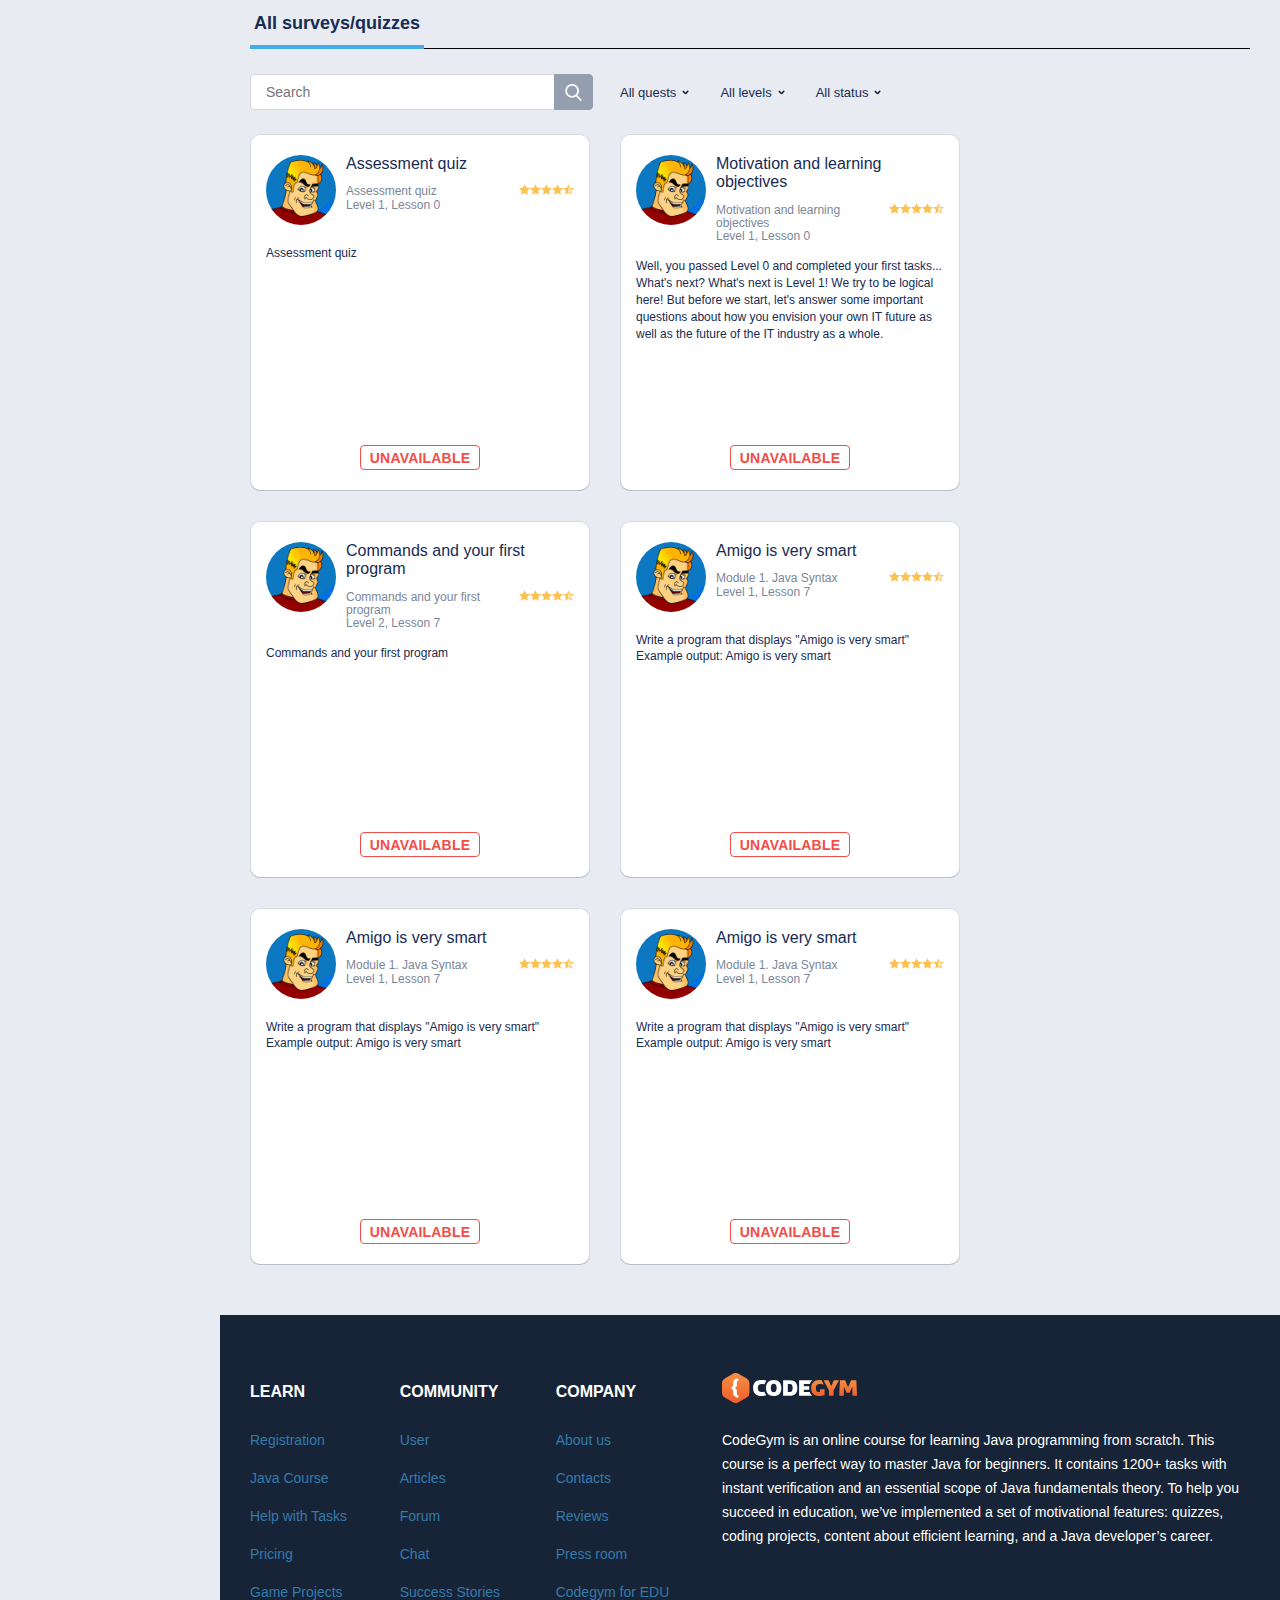
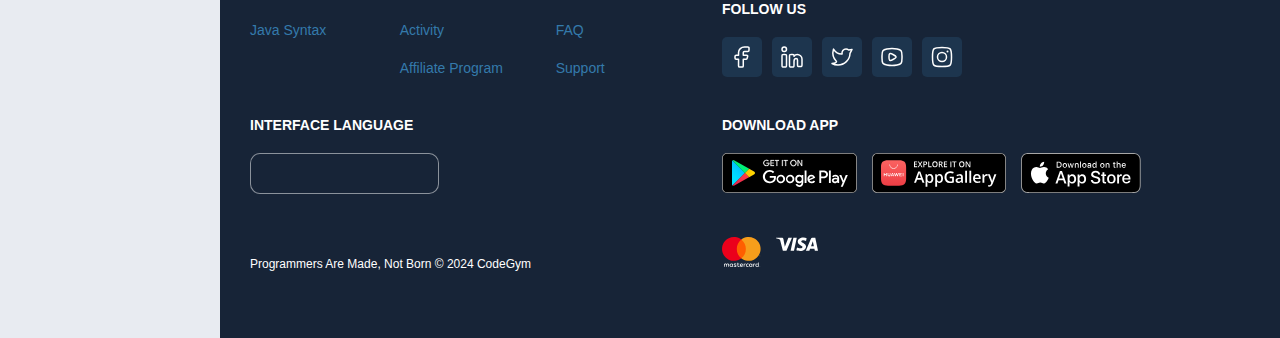
<file: SurveysQuizzes.html>
<!DOCTYPE html>
<html lang="en">
<head>
    <meta charset="UTF-8">
    <meta name="viewport" content="width=device-width, initial-scale=1.0">
    <title>Surveys/quizzes</title>
    <!-- <iframe id="idLogo-sidebar" class="logo-sidebar" src="Logo_Sidebar.html" frameborder="0" height="100%"></iframe> -->
    <!-- <iframe id="idHeader" class="header" src="Header.html" frameborder="0"></iframe> -->
    <script src="Test.js"></script>
    <link rel="stylesheet" href="SurveysQuizzes.css">
</head>
<body>
    <div class="content">
        <div class="inner-content">
            <div class="tabs-content">
                <ul class="tabs">
                    <li class="tab-qm-ls">
                        <span class="tab-qm">
                            All surveys/quizzes
                        </span>
                    </li>
                </ul>
            </div>
            <div class="main-content">
                <div class="tasks-filter">
                    <div class="search-filter">
                        <div class="search">
                            <input type="search" class="inpSearch" placeholder="Search">
                        </div>
                        <div class="search-btn">
                            <button class="btn-search">
                                <img src="images/icons/search.png" alt="">
                            </button>
                        </div>
                    </div>
                    <div class="select-filter">
                        <div class="select">
                            <span>All quests</span>
                            <img src="images/icons/arrow-down-01-sharp.svg" alt="">
                        </div>
                        <div class="select">
                            <span>All levels</span>
                            <img src="images/icons/arrow-down-01-sharp.svg" alt="">
                        </div>
                        <div class="select">
                            <span>All status</span>
                            <img src="images/icons/arrow-down-01-sharp.svg" alt="">
                        </div>
                    </div>
                </div>
                <div class="tasks-content">
                    <div>
                        <ul class="tasks-list">
                            <li class="tasks-list-item">
                                <div class="tasks-card">
                                    <a href="" class="tasks-card-contain" id="link-svqz">
                                        <div class="tasks-card-header">
                                            <div class="avatar-khung">
                                                <div class="avatar">
                                                    <img src="images/avatars/zapp.png" alt="">
                                                </div>
                                            </div>
                                            <div class="info">
                                                <h2>Assessment quiz</h2>
                                                <div class="tasks-card-meta">
                                                    <span>Assessment quiz</span>
                                                    <span>Level 1, Lesson 0</span>
                                                    <div class="star-list">
                                                        <img src="images/icons/favorite.png" alt="">
                                                        <img src="images/icons/favorite.png" alt="">
                                                        <img src="images/icons/favorite.png" alt="">
                                                        <img src="images/icons/favorite.png" alt="">
                                                        <img src="images/icons/half-filled-rating-star.png" alt="">
                                                    </div>
                                                </div>
                                            </div>
                                        </div>
                                        <div class="tasks-card-des">
                                            <div>
                                                Assessment quiz
                                            </div>
                                        </div>
                                        <div class="tasks-card-footers">
                                            <div class="btn-lock">
                                                <button>unavailable</button>
                                            </div>
                                        </div>
                                    </a>
                                </div>
                            </li>
                            <li class="tasks-list-item">
                                <div class="tasks-card">
                                    <a href="" class="tasks-card-contain">
                                        <div class="tasks-card-header">
                                            <div class="avatar-khung">
                                                <div class="avatar">
                                                    <img src="images/avatars/zapp.png" alt="">
                                                </div>
                                            </div>
                                            <div class="info">
                                                <h2>Motivation and learning objectives</h2>
                                                <div class="tasks-card-meta">
                                                    <span>Motivation and learning objectives</span>
                                                    <span>Level 1, Lesson 0</span>
                                                    <div class="star-list">
                                                        <img src="images/icons/favorite.png" alt="">
                                                        <img src="images/icons/favorite.png" alt="">
                                                        <img src="images/icons/favorite.png" alt="">
                                                        <img src="images/icons/favorite.png" alt="">
                                                        <img src="images/icons/half-filled-rating-star.png" alt="">
                                                    </div>
                                                </div>
                                            </div>
                                        </div>
                                        <div class="tasks-card-des">
                                            <div>
                                                Well, you passed Level 0 and completed your first tasks... What's next? What's next is Level 1! We try to be logical here! But before we start, let's answer some important questions about how you envision your own IT future as well as the future of the IT industry as a whole.
                                            </div>
                                        </div>
                                        <div class="tasks-card-footers">
                                            <div class="btn-lock">
                                                <button>unavailable</button>
                                            </div>
                                        </div>
                                    </a>
                                </div>
                            </li>
                            <li class="tasks-list-item">
                                <div class="tasks-card">
                                    <a href="" class="tasks-card-contain">
                                        <div class="tasks-card-header">
                                            <div class="avatar-khung">
                                                <div class="avatar">
                                                    <img src="images/avatars/zapp.png" alt="">
                                                </div>
                                            </div>
                                            <div class="info">
                                                <h2>Commands and your first program</h2>
                                                <div class="tasks-card-meta">
                                                    <span>Commands and your first program</span>
                                                    <span>Level 2, Lesson 7</span>
                                                    <div class="star-list">
                                                        <img src="images/icons/favorite.png" alt="">
                                                        <img src="images/icons/favorite.png" alt="">
                                                        <img src="images/icons/favorite.png" alt="">
                                                        <img src="images/icons/favorite.png" alt="">
                                                        <img src="images/icons/half-filled-rating-star.png" alt="">
                                                    </div>
                                                </div>
                                            </div>
                                        </div>
                                        <div class="tasks-card-des">
                                            <div>
                                                Commands and your first program
                                            </div>
                                        </div>
                                        <div class="tasks-card-footers">
                                            <div class="btn-lock">
                                                <button>unavailable</button>
                                            </div>
                                        </div>
                                    </a>
                                </div>
                            </li>
                            <li class="tasks-list-item">
                                <div class="tasks-card">
                                    <a href="" class="tasks-card-contain">
                                        <div class="tasks-card-header">
                                            <div class="avatar-khung">
                                                <div class="avatar">
                                                    <img src="images/avatars/zapp.png" alt="">
                                                </div>
                                            </div>
                                            <div class="info">
                                                <h2>Amigo is very smart</h2>
                                                <div class="tasks-card-meta">
                                                    <span>Module 1. Java Syntax</span>
                                                    <span>Level 1, Lesson 7</span>
                                                    <div class="star-list">
                                                        <img src="images/icons/favorite.png" alt="">
                                                        <img src="images/icons/favorite.png" alt="">
                                                        <img src="images/icons/favorite.png" alt="">
                                                        <img src="images/icons/favorite.png" alt="">
                                                        <img src="images/icons/half-filled-rating-star.png" alt="">
                                                    </div>
                                                </div>
                                            </div>
                                        </div>
                                        <div class="tasks-card-des">
                                            <div>
                                                Write a program that displays "Amigo is very smart" Example output: Amigo is very smart
                                            </div>
                                        </div>
                                        <div class="tasks-card-footers">
                                            <div class="btn-lock">
                                                <button>unavailable</button>
                                            </div>
                                        </div>
                                    </a>
                                </div>
                            </li>
                            <li class="tasks-list-item">
                                <div class="tasks-card">
                                    <a href="" class="tasks-card-contain">
                                        <div class="tasks-card-header">
                                            <div class="avatar-khung">
                                                <div class="avatar">
                                                    <img src="images/avatars/zapp.png" alt="">
                                                </div>
                                            </div>
                                            <div class="info">
                                                <h2>Amigo is very smart</h2>
                                                <div class="tasks-card-meta">
                                                    <span>Module 1. Java Syntax</span>
                                                    <span>Level 1, Lesson 7</span>
                                                    <div class="star-list">
                                                        <img src="images/icons/favorite.png" alt="">
                                                        <img src="images/icons/favorite.png" alt="">
                                                        <img src="images/icons/favorite.png" alt="">
                                                        <img src="images/icons/favorite.png" alt="">
                                                        <img src="images/icons/half-filled-rating-star.png" alt="">
                                                    </div>
                                                </div>
                                            </div>
                                        </div>
                                        <div class="tasks-card-des">
                                            <div>
                                                Write a program that displays "Amigo is very smart" Example output: Amigo is very smart
                                            </div>
                                        </div>
                                        <div class="tasks-card-footers">
                                            <div class="btn-lock">
                                                <button>unavailable</button>
                                            </div>
                                        </div>
                                    </a>
                                </div>
                            </li>
                            <li class="tasks-list-item">
                                <div class="tasks-card">
                                    <a href="" class="tasks-card-contain">
                                        <div class="tasks-card-header">
                                            <div class="avatar-khung">
                                                <div class="avatar">
                                                    <img src="images/avatars/zapp.png" alt="">
                                                </div>
                                            </div>
                                            <div class="info">
                                                <h2>Amigo is very smart</h2>
                                                <div class="tasks-card-meta">
                                                    <span>Module 1. Java Syntax</span>
                                                    <span>Level 1, Lesson 7</span>
                                                    <div class="star-list">
                                                        <img src="images/icons/favorite.png" alt="">
                                                        <img src="images/icons/favorite.png" alt="">
                                                        <img src="images/icons/favorite.png" alt="">
                                                        <img src="images/icons/favorite.png" alt="">
                                                        <img src="images/icons/half-filled-rating-star.png" alt="">
                                                    </div>
                                                </div>
                                            </div>
                                        </div>
                                        <div class="tasks-card-des">
                                            <div>
                                                Write a program that displays "Amigo is very smart" Example output: Amigo is very smart
                                            </div>
                                        </div>
                                        <div class="tasks-card-footers">
                                            <div class="btn-lock">
                                                <button>unavailable</button>
                                            </div>
                                        </div>
                                    </a>
                                </div>
                            </li>
                        </ul>
                    </div>
                </div>
            </div>
        </div>
    </div>
    <div class="footer">
        <iframe src="Footer.html" frameborder="0" width="100%" height="100%"></iframe>
    </div>
</body>
</html>
</file>
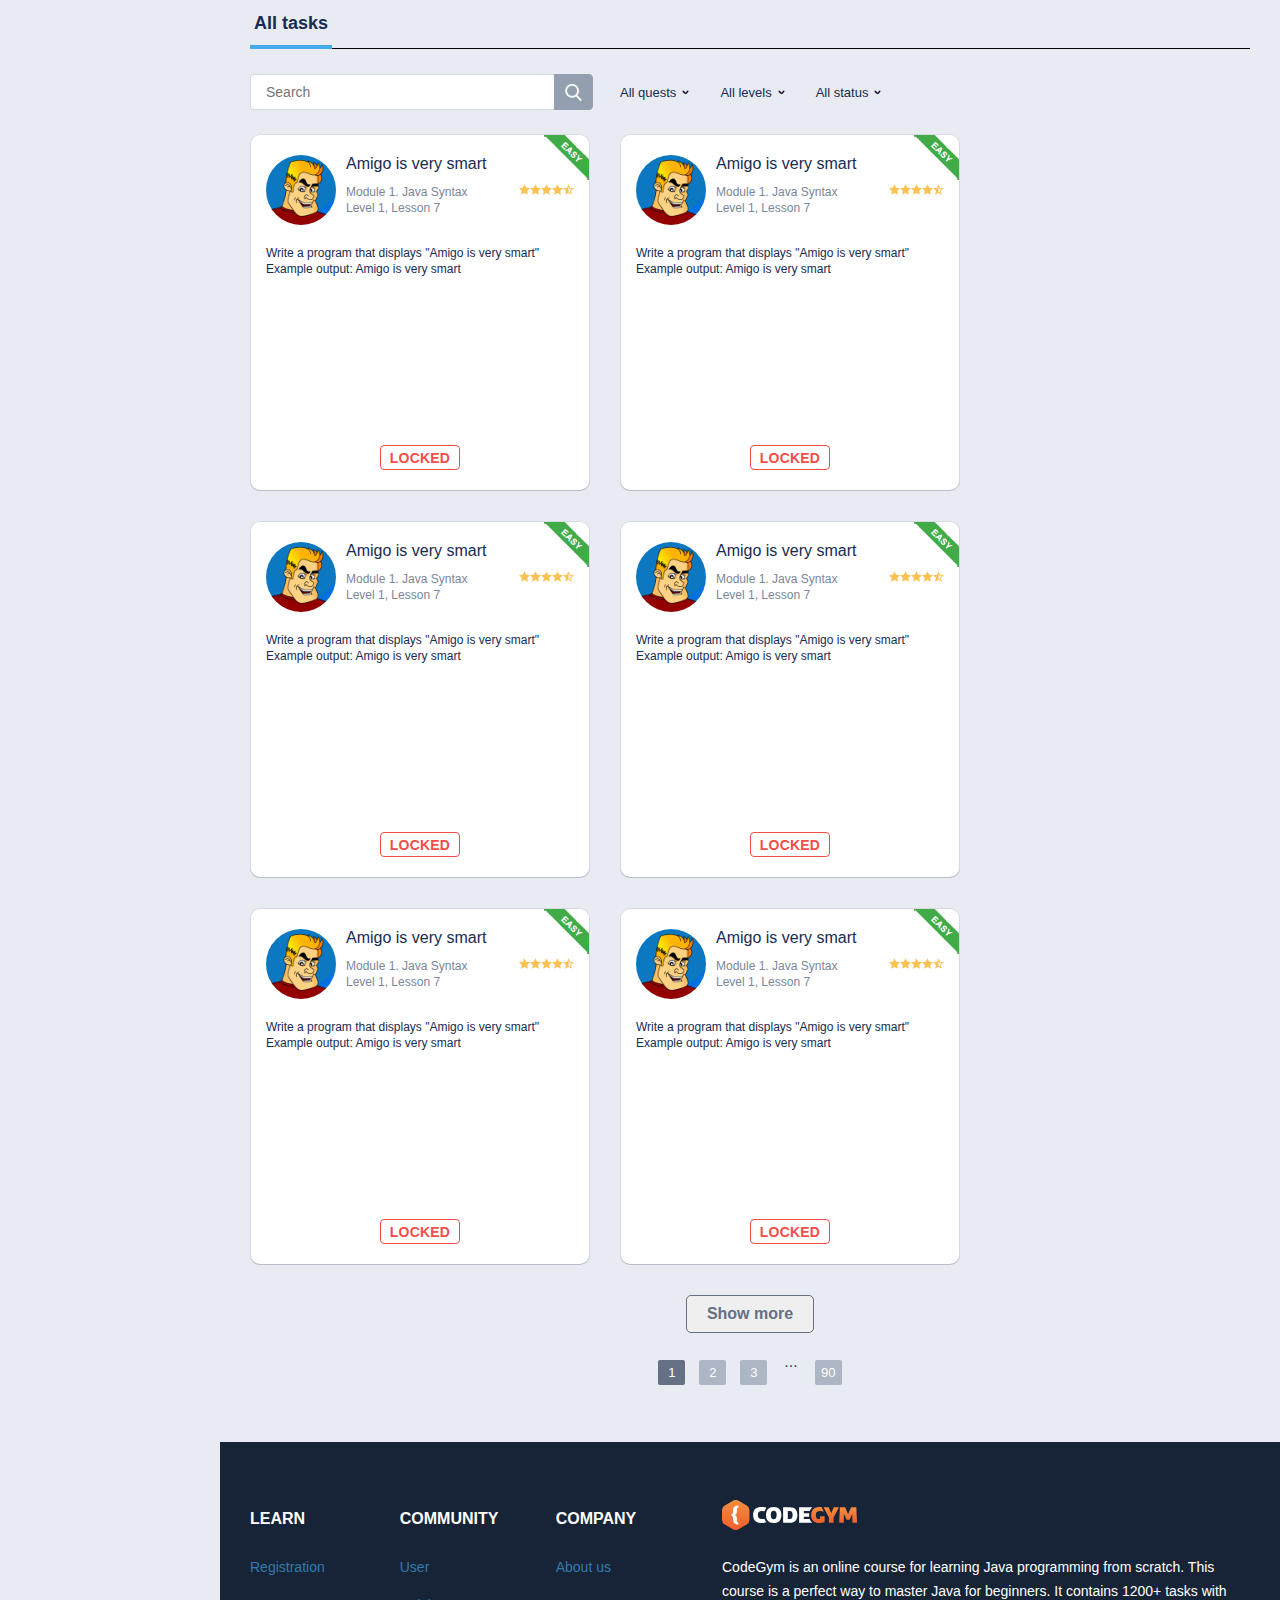
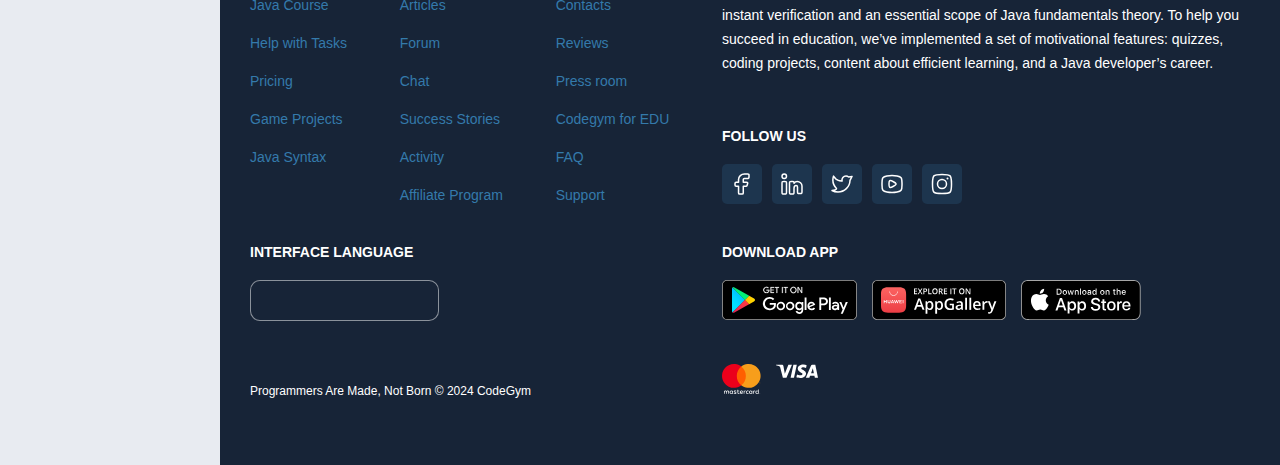
<file: Tasks.html>
<!DOCTYPE html>
<html lang="en">
<head>
    <meta charset="UTF-8">
    <meta name="viewport" content="width=device-width, initial-scale=1.0">
    <title>Java course in CodeGym - task list</title>
    <!-- <iframe id="idLogo-sidebar" class="logo-sidebar" src="Logo_Sidebar.html" frameborder="0" height="100%"></iframe> -->
    <!-- <iframe id="idHeader" class="header" src="Header.html" frameborder="0"></iframe> -->
    <script src="Test.js"></script>
    <link rel="stylesheet" href="Tasks.css">
</head>
<body>
    <div class="content">
        <div class="inner-content">
            <div class="tabs-content">
                <ul class="tabs">
                    <li class="tab-qm-ls">
                        <span class="tab-qm">
                            All tasks
                        </span>
                    </li>
                </ul>
            </div>
            <div class="main-content">
                <div class="tasks-filter">
                    <div class="search-filter">
                        <div class="search">
                            <input type="search" class="inpSearch" placeholder="Search">
                        </div>
                        <div class="search-btn">
                            <button class="btn-search">
                                <img src="images/icons/search.png" alt="">
                            </button>
                        </div>
                    </div>
                    <div class="select-filter">
                        <div class="select">
                            <span>All quests</span>
                            <img src="images/icons/arrow-down-01-sharp.svg" alt="">
                        </div>
                        <div class="select">
                            <span>All levels</span>
                            <img src="images/icons/arrow-down-01-sharp.svg" alt="">
                        </div>
                        <div class="select">
                            <span>All status</span>
                            <img src="images/icons/arrow-down-01-sharp.svg" alt="">
                        </div>
                    </div>
                </div>
                <div class="tasks-content">
                    <div>
                        <ul class="tasks-list">
                            <li class="tasks-list-item">
                                <div class="tasks-card">
                                    <a href="" class="tasks-card-contain">
                                        <div class="tasks-card-complexity">
                                            <img src="images/easy.png" alt="">
                                        </div>
                                        <div class="tasks-card-header">
                                            <div class="avatar-khung">
                                                <div class="avatar">
                                                    <img src="images/avatars/zapp.png" alt="">
                                                </div>
                                            </div>
                                            <div class="info">
                                                <h2>Amigo is very smart</h2>
                                                <div class="tasks-card-meta">
                                                    <span>Module 1. Java Syntax</span>
                                                    <span>Level 1, Lesson 7</span>
                                                    <div class="star-list">
                                                        <img src="images/icons/favorite.png" alt="">
                                                        <img src="images/icons/favorite.png" alt="">
                                                        <img src="images/icons/favorite.png" alt="">
                                                        <img src="images/icons/favorite.png" alt="">
                                                        <img src="images/icons/half-filled-rating-star.png" alt="">
                                                    </div>
                                                </div>
                                            </div>
                                        </div>
                                        <div class="tasks-card-des">
                                            <div>
                                                Write a program that displays "Amigo is very smart" Example output: Amigo is very smart
                                            </div>
                                        </div>
                                        <div class="tasks-card-footers">
                                            <div class="btn-lock">
                                                <button>locked</button>
                                            </div>
                                        </div>
                                    </a>
                                </div>
                            </li>
                            <li class="tasks-list-item">
                                <div class="tasks-card">
                                    <a href="" class="tasks-card-contain">
                                        <div class="tasks-card-complexity">
                                            <img src="images/easy.png" alt="">
                                        </div>
                                        <div class="tasks-card-header">
                                            <div class="avatar-khung">
                                                <div class="avatar">
                                                    <img src="images/avatars/zapp.png" alt="">
                                                </div>
                                            </div>
                                            <div class="info">
                                                <h2>Amigo is very smart</h2>
                                                <div class="tasks-card-meta">
                                                    <span>Module 1. Java Syntax</span>
                                                    <span>Level 1, Lesson 7</span>
                                                    <div class="star-list">
                                                        <img src="images/icons/favorite.png" alt="">
                                                        <img src="images/icons/favorite.png" alt="">
                                                        <img src="images/icons/favorite.png" alt="">
                                                        <img src="images/icons/favorite.png" alt="">
                                                        <img src="images/icons/half-filled-rating-star.png" alt="">
                                                    </div>
                                                </div>
                                            </div>
                                        </div>
                                        <div class="tasks-card-des">
                                            <div>
                                                Write a program that displays "Amigo is very smart" Example output: Amigo is very smart
                                            </div>
                                        </div>
                                        <div class="tasks-card-footers">
                                            <div class="btn-lock">
                                                <button>locked</button>
                                            </div>
                                        </div>
                                    </a>
                                </div>
                            </li>
                            <li class="tasks-list-item">
                                <div class="tasks-card">
                                    <a href="" class="tasks-card-contain">
                                        <div class="tasks-card-complexity">
                                            <img src="images/easy.png" alt="">
                                        </div>
                                        <div class="tasks-card-header">
                                            <div class="avatar-khung">
                                                <div class="avatar">
                                                    <img src="images/avatars/zapp.png" alt="">
                                                </div>
                                            </div>
                                            <div class="info">
                                                <h2>Amigo is very smart</h2>
                                                <div class="tasks-card-meta">
                                                    <span>Module 1. Java Syntax</span>
                                                    <span>Level 1, Lesson 7</span>
                                                    <div class="star-list">
                                                        <img src="images/icons/favorite.png" alt="">
                                                        <img src="images/icons/favorite.png" alt="">
                                                        <img src="images/icons/favorite.png" alt="">
                                                        <img src="images/icons/favorite.png" alt="">
                                                        <img src="images/icons/half-filled-rating-star.png" alt="">
                                                    </div>
                                                </div>
                                            </div>
                                        </div>
                                        <div class="tasks-card-des">
                                            <div>
                                                Write a program that displays "Amigo is very smart" Example output: Amigo is very smart
                                            </div>
                                        </div>
                                        <div class="tasks-card-footers">
                                            <div class="btn-lock">
                                                <button>locked</button>
                                            </div>
                                        </div>
                                    </a>
                                </div>
                            </li>
                            <li class="tasks-list-item">
                                <div class="tasks-card">
                                    <a href="" class="tasks-card-contain">
                                        <div class="tasks-card-complexity">
                                            <img src="images/easy.png" alt="">
                                        </div>
                                        <div class="tasks-card-header">
                                            <div class="avatar-khung">
                                                <div class="avatar">
                                                    <img src="images/avatars/zapp.png" alt="">
                                                </div>
                                            </div>
                                            <div class="info">
                                                <h2>Amigo is very smart</h2>
                                                <div class="tasks-card-meta">
                                                    <span>Module 1. Java Syntax</span>
                                                    <span>Level 1, Lesson 7</span>
                                                    <div class="star-list">
                                                        <img src="images/icons/favorite.png" alt="">
                                                        <img src="images/icons/favorite.png" alt="">
                                                        <img src="images/icons/favorite.png" alt="">
                                                        <img src="images/icons/favorite.png" alt="">
                                                        <img src="images/icons/half-filled-rating-star.png" alt="">
                                                    </div>
                                                </div>
                                            </div>
                                        </div>
                                        <div class="tasks-card-des">
                                            <div>
                                                Write a program that displays "Amigo is very smart" Example output: Amigo is very smart
                                            </div>
                                        </div>
                                        <div class="tasks-card-footers">
                                            <div class="btn-lock">
                                                <button>locked</button>
                                            </div>
                                        </div>
                                    </a>
                                </div>
                            </li>
                            <li class="tasks-list-item">
                                <div class="tasks-card">
                                    <a href="" class="tasks-card-contain">
                                        <div class="tasks-card-complexity">
                                            <img src="images/easy.png" alt="">
                                        </div>
                                        <div class="tasks-card-header">
                                            <div class="avatar-khung">
                                                <div class="avatar">
                                                    <img src="images/avatars/zapp.png" alt="">
                                                </div>
                                            </div>
                                            <div class="info">
                                                <h2>Amigo is very smart</h2>
                                                <div class="tasks-card-meta">
                                                    <span>Module 1. Java Syntax</span>
                                                    <span>Level 1, Lesson 7</span>
                                                    <div class="star-list">
                                                        <img src="images/icons/favorite.png" alt="">
                                                        <img src="images/icons/favorite.png" alt="">
                                                        <img src="images/icons/favorite.png" alt="">
                                                        <img src="images/icons/favorite.png" alt="">
                                                        <img src="images/icons/half-filled-rating-star.png" alt="">
                                                    </div>
                                                </div>
                                            </div>
                                        </div>
                                        <div class="tasks-card-des">
                                            <div>
                                                Write a program that displays "Amigo is very smart" Example output: Amigo is very smart
                                            </div>
                                        </div>
                                        <div class="tasks-card-footers">
                                            <div class="btn-lock">
                                                <button>locked</button>
                                            </div>
                                        </div>
                                    </a>
                                </div>
                            </li>
                            <li class="tasks-list-item">
                                <div class="tasks-card">
                                    <a href="" class="tasks-card-contain">
                                        <div class="tasks-card-complexity">
                                            <img src="images/easy.png" alt="">
                                        </div>
                                        <div class="tasks-card-header">
                                            <div class="avatar-khung">
                                                <div class="avatar">
                                                    <img src="images/avatars/zapp.png" alt="">
                                                </div>
                                            </div>
                                            <div class="info">
                                                <h2>Amigo is very smart</h2>
                                                <div class="tasks-card-meta">
                                                    <span>Module 1. Java Syntax</span>
                                                    <span>Level 1, Lesson 7</span>
                                                    <div class="star-list">
                                                        <img src="images/icons/favorite.png" alt="">
                                                        <img src="images/icons/favorite.png" alt="">
                                                        <img src="images/icons/favorite.png" alt="">
                                                        <img src="images/icons/favorite.png" alt="">
                                                        <img src="images/icons/half-filled-rating-star.png" alt="">
                                                    </div>
                                                </div>
                                            </div>
                                        </div>
                                        <div class="tasks-card-des">
                                            <div>
                                                Write a program that displays "Amigo is very smart" Example output: Amigo is very smart
                                            </div>
                                        </div>
                                        <div class="tasks-card-footers">
                                            <div class="btn-lock">
                                                <button>locked</button>
                                            </div>
                                        </div>
                                    </a>
                                </div>
                            </li>
                        </ul>
                    </div>
                </div>
            </div>
            <div class="content-footer">
                <div class="btn_SM">
                    <button>Show more</button>
                </div>
                <ul class="pagination-list">
                    <li>
                        <span class="pagination-list-item p1">1</span>
                    </li>
                    <li>
                        <span class="pagination-list-item">2</span>
                    </li>
                    <li>
                        <span class="pagination-list-item">3</span>
                    </li>
                    <li style="color: #3d4351; margin: 0 10px;cursor: default;">...</li>
                    <li>
                        <span class="pagination-list-item">90</span>
                    </li>
                </ul>
            </div>
        </div>
    </div>
    <div class="footer">
        <iframe src="Footer.html" frameborder="0" width="100%" height="100%"></iframe>
    </div>
</body>
</html>
</file>
<file: Code.css>
*{
    margin: 0;
    font-family: Arial, Helvetica, sans-serif;
}
body{
    background-color: #e8ebf1;
}
.content{
    margin-left: 220px;
}
.inner-content{
    padding: 0 30px 50px;
    display: flex;
    flex-direction: column;
}
.main-content{
    width: 100%;
    max-width: 1080px;
    margin-left: auto;
    margin-right: auto;
}
.footer{
    margin-left: 220px;
    background-color: #172437;
}
.footer iframe{
    width: 100%;
    height: 619.3px;
    background-color: #172437;
}
</file>
<file: Course.css>
*{
    margin: 0;
    font-family: Arial, "Helvetica Neue", Helvetica, sans-serif;
    background-color: #e8ebf1;
}
.logo-sidebar{
    display: inline-block;
    width: 220px;
    position: fixed;
}
.header{
    width: 100%;
    height: 71px;
}
.content{
    margin-left: 220px;
}
.inner-content{
    padding: 0 30px 50px;
    display: flex;
    flex-direction: column;
}
.tabs-content{
    margin-bottom: 25px;
    width: 100%;
    max-width: 1080px;
    margin-left: auto;
    margin-right: auto;
    border-bottom: 1px solid black;
}
.tabs{
    padding: 0;
    list-style: none;
    display: flex;
    flex-direction: row;
    align-items: center;
    margin-bottom: 1px;
}
.tab-qm-ls{
    position: relative;
    margin-bottom: -1px;
    vertical-align: bottom;
    margin-right: 30px;
    font-size: 18px;
    font-weight: 600;
    color: #172b53;
    padding: 14px 4px 16px;
    line-height: 1;
    outline: none;
}
.tab-qm-ls span{
    overflow: hidden;
}
.bf-qm{
    position: absolute;
    content: "";
    background-color: #43aaeb;
    height: 4px;
    left: 0;
    right: 0;
    bottom: -1px;
}
.bf-ls{
    position: absolute;
    content: "";
    background-color: #43aaeb;
    height: 4px;
    left: 0;
    right: 0;
    bottom: -1px;
    visibility: hidden;
}
.tab-qm-ls span:hover{
    color: #172b53;
    cursor: pointer;
}
.tab-ls{
    color: #7a869a;
}
.main-content{
    width: 100%;
    max-width: 1080px;
    margin-left: auto;
    margin-right: auto;
}
.quest-list{
    display: grid;
    grid-template-columns: repeat(3, 1fr);
    grid-gap: 28px;
}
.quest-card{
    display: flex;
    flex-direction: column;
    background-color: #fff;
    border-radius: 10px;
}
.quest-card a{
    display: flex;
    flex-direction: column;
    height: 100%;
    text-decoration: none;
    background-color: inherit;
    border-radius: inherit;
    padding: 20px;
    box-shadow: 0 -1px #b6bfcb inset, 0 0 0 1px #d5dae2 inset;
}
.quest-card-img{
    margin:-20px -20px 18px;
    background-color: inherit;
    border-radius: inherit;
}
.quest-card-img img{
    width: 100%;
    height: 221px;
    border-radius: 10px;
}
.quest-card-description{
    display: flex;
    flex-direction: column;
    background-color: inherit;
    flex-grow: 1;
}
.des-title{
    text-align: center;
    color: #151f33;
    font-size: 18px;
    line-height: 1.1;
    margin-bottom: 13px;
    background-color: inherit;
}
.des{
    color: #172b53;
    line-height: 1.746;
    font-size: 13px;
    background-color: inherit;
}
.btn-lock{
    display: flex;
    margin: 18px 0 0;
    align-items: center;
    justify-content: center;
    background-color: inherit;
}
.btn-lock button{
    background-color: inherit;
    text-transform: uppercase;
    color: #f34d47;
    border: 1px solid #f34d47;
    padding: 4px 9px 3px;
    letter-spacing: .2px;
    text-align: center;
    border-radius: 4px;
    font-size: 14px;
    font-weight: 600;
}
.footer{
    margin-left: 220px;
    background-color: #172437;
}
.footer iframe{
    width: 100%;
    height: 619.3px;
    background-color: #172437;
}
.lesson{
    display: none;
}
.ls-header{
    display: flex;
    flex-direction: row;
    flex-wrap: nowrap;
    margin-bottom: 30px;
}
hr{
    margin-bottom: 30px;
}
.ls-header-ava{
    margin-right: 25px;
}
.ls-header-ava img{
    border-radius: 50%;
    height: 110px;
}
.ls-header-title{
    display: flex;
    flex-direction: column;
}
.ls-header-title h1{
    color: #151f33;
    font-size: 28px;
    margin-bottom: 12px;
}
.ls-header-meta{
    margin-bottom: 15px;
}
.ls-header-meta p{
    font-size: 12px;
    color: #7a869a;
}
.status{
    padding: 3px 10px;
    border-radius: 5px;
    display: inline-block;
    background-color: #40ab47;
    text-transform: uppercase;
    font-weight: 600;
    font-size: 13px;
    color: #fff;
}
.lesson p{
    font-size: 18px;
    color: #151f33;
    margin-bottom: 18px;
}
.btn-qz-code{
    display: flex;
    justify-content: space-between;
}
.btn-qz-code button{
    padding: 10px 60px;
    border: 1px solid #4180ab;
    border-radius: 5px;
    font-size: 16px;
    color: #4180ab;
    cursor: pointer;
}
.btn-qz-code button:hover{
    color: #fff;
    border-color: #336f9d;
    background-color: #336f9d;
}
</file>
<file: Footer.css>
*{
    margin: 0;
    font-family: Arial, Helvetica, sans-serif;
}
.inner-footer{
    padding: 68px 30px 40px;
    background-color: #172437;
}
.inner-footer-container{
    width: 100%;
    max-width: 1080px;
    margin-left: auto;
    margin-right: auto;
}
.inner-container{
    display: grid;
    grid-template-columns: auto 528px;
}
.ft-nav{
    display: flex;
    flex-direction: row;
    flex-grow: 1;
}
.ft-nav-section{
    display: flex;
    flex-direction: column;
    flex-grow: 1;
}
.ft-nav-section-title{
    line-height: 1.15;
    color: #fff;
    font-weight: 600;
    text-transform: uppercase;
    margin-bottom: 30px;
}
.ft-nav-section-list{
    display: flex;
    flex-direction: column;
}
.ft-nav-section-list ul{
    list-style: none;
    padding: 0;
}
.ft-nav-section-list ul li{
    margin-bottom: 20px;
}
.ft-nav-section-list ul li:last-child{
    margin-bottom: 0;
}
.ft-nav-section-list ul li a{
    text-decoration: none;
    font-size: 14px;
    line-height: 1.15;
    color: #347aab;
}
.ft-nav-section-list ul li a:hover{
    color: #fff;
}
.ft-desc-fl{
    display: flex;
    flex-direction: column;
    justify-content: space-between;
}
.desc{
    margin-bottom: 40px;
}
.desc div{
    color: #fff;
    font-size: 14px;
    line-height: 1.715;
    flex: 1;
}
.desc img{
    height: 30px;
    margin-top: -10px;
    margin-bottom: 21px;
}
.inner-fl{
    display: flex;
    flex-direction: column;
}
.fl-title{
    text-transform: uppercase;
    color: #fff;
    margin-bottom: 20px;
    font-size: 14px;
    font-weight: 600;
}
.fl-icon-list{
    display: flex;
    flex-direction: row;
}
.fl-icon-item{
    width: 40px;
    height: 40px;
    display: flex;
    justify-content: center;
    align-items: center;
    background-color: #1d354e;
    margin-right: 10px;
    border-radius: 5px;
}
.fb:hover{
    cursor: pointer;
    background-color: #6179bb;
}
.linkedin:hover{
    cursor: pointer;
    background-color: #406caa;
}
.twitter:hover{
    cursor: pointer;
    background-color: #22d4ff;
}
.ytb:hover{
    cursor: pointer;
    background-color: #f44141;
}
.ins:hover{
    cursor: pointer;
    background-color: #8f54ef;
}
.ic-1{
    margin-top: 40px;
}
.lang-copyright{
    display: flex;
    flex-direction: column;
    justify-content: space-between;
}
.lang-title{
    line-height: 1.15;
    font-size: 14px;
    font-weight: 600;
    text-transform: uppercase;
    color: #fff;
    margin-bottom: 20px;
}
.lang-switch-ct{
    width: 40%;
    height: 41px;
    background-color: #172437;
    border: 1px solid #ffffff80;
    border-radius: 10px;
}
.copy-right{
    margin-top: 40px;
    line-height: 1.15;
    font-size: 12px;
    color: #fff;
}
.download-pay{
    display: flex;
    flex-direction: column;
}
.download{
    display: flex;
    flex-direction: column;
}
.download-title{
    color: #fff;
    font-size: 14px;
    line-height: 1.15;
    font-weight: 600;
    text-transform: uppercase;
    margin-bottom: 20px;
}
.download-list{
    display: flex;
    flex-direction: row;
}
.download-item{
    margin-right: 15px;
    cursor: pointer;
}
.download-item img{
    color: red;
}
.pay{
    margin-top: 40px;
}
.pay-list{
    display: flex;
    flex-direction: row;
}
.pay-item{
    margin-right: 15px;
}
</file>
<file: Games.css>
*{
    margin: 0;
    font-family: Arial, Helvetica, sans-serif;
}
body{
    background-color: #e8ebf1;
}
.logo-sidebar{
    display: inline-block;
    width: 220px;
    position: fixed;
}
.header{
    width: 100%;
    height: 71px;
}
.content{
    margin-left: 220px;
}
.inner-content{
    padding: 0 30px 50px;
    display: flex;
    flex-direction: column;
}
.tabs-content{
    margin-bottom: 25px;
    width: 100%;
    max-width: 1080px;
    margin-left: auto;
    margin-right: auto;
    border-bottom: 1px solid black;
}
.tabs{
    padding: 0;
    list-style: none;
    display: flex;
    flex-direction: row;
    align-items: center;
    margin-bottom: 1px;
}
.tab-qm-ls{
    position: relative;
    margin-bottom: -1px;
    vertical-align: bottom;
    margin-right: 30px;
    font-size: 18px;
    font-weight: 600;
    color: #172b53;
    padding: 14px 4px 16px;
    line-height: 1;
    outline: none;
}
.tab-qm-ls span{
    overflow: hidden;
}
.tab-qm::before{
    position: absolute;
    content: "";
    background-color: #43aaeb;
    height: 4px;
    left: 0;
    right: 0;
    bottom: -1.2px;
}
.tab-qm-ls span:hover{
    color: #172b53;
    cursor: pointer;
}
.main-content{
    width: 100%;
    max-width: 1080px;
    margin-left: auto;
    margin-right: auto;
}
.p_info{
    max-width: 90%;
    margin-left: auto;
    margin-right: auto;
    margin-bottom: 30px;
    line-height: 1.4;
    text-align: center;
    font-size: 18px;
}
.p_info p strong{
    font-size: 18px;
    color: #172b53;
}
.game-list{
    list-style: none;
    padding: 0;
    margin: -15px;
    display: flex;
    flex-direction: row;
    flex-wrap: wrap;
}
.game-item{
    padding: 15px;
    flex-basis: 525px;
    max-width: 525px;
}
.game-card{
    display: block;
    text-decoration: none;
}
.game-card-contain{
    width: 100%;
    background-color: #fff;
    display: flex;
    flex-direction: column;
    border-radius: 10px;
}
.card-header{
    display: flex;
    align-items: center;
    padding: 12px 30px;
}
.ava-title{
    flex: 1 1 auto;
    display: flex;
    flex-direction: row;
}
.avatar-khung{
    margin-right: 10px;
}
.avatar{
    border-radius: 50%;
}
.avatar img{
    height: 46px;
    border-radius: inherit;
}
.title{
    color: #151f33;
    font-size: 18px;
    line-height: 1.333;
    font-weight: 600;
    display: flex;
    align-items: center;
}
.level p:first-child{
    font-size: 24px;
    line-height: 1;
    font-weight: 600;
    color: #151f33;
}
.level p:last-child{
    font-size: 12px;
    color: #151f33;
}
.card-img{
    width: 100%;
}
.card-img img{
    width: 525px;
}
.card-footer{
    padding: 15px 30px;
    display: flex;
    flex-direction: row;
    align-items: center;
}
.progress{
    display: flex;
    align-items: center;
    flex: 1 1 auto;
}
.progress-list{
    list-style: none;
    padding: 0;
    display: flex;
    flex-direction: row;
    padding-right: 20px;
}
.progress-item{
    height: 13px;
    width: 18px;
    flex: 1 0 auto;
    margin-left: 0;
    margin-right: 1px;
    border-color: #a4acb7;
    background-color: #b6bfcb;
    border-radius: 2px;
}
.btn_avai button{
    border: none;
    background-color: #40ab47;
    text-transform: uppercase;
    color: #fff;
    padding: 4px 9px;
    font-size: 13px;
    font-weight: 600;
    border-radius: 4px;
    cursor: pointer;
}
.footer{
    margin-left: 220px;
    background-color: #172437;
}
.footer iframe{
    width: 100%;
    height: 619.3px;
    background-color: #172437;
}
</file>
<file: Header.css>
*{
    margin: 0;
    font-weight: 400;
    font-family: Arial, Helvetica, sans-serif;
}
.header{
    margin-left: 220px;
}
.header-1{
    width: 100%;
    background-color: #293d57;
}
.inner-header{
    width: 100%;
    max-width: 1080px;
    margin-left: auto;
    margin-right: auto;
    height: 71px;
    display: flex;
    align-items: center;
    flex-direction: row;
}
.title-search{
    display: flex;
    flex-direction: row;
    align-items: center;
}
.title{
    line-height: 1.1;
    font-weight: 600;
    font-size: 22px;
    color: #fff;
}
.search{
    margin-left: 20px;
}
.search-1{
    width: 388px;
    display: flex;
    flex-direction: row;
    align-items: center;
    height: 40px;
    background-color: #1b2b40;
    border-radius: 20px;
}
.search-icon{
    margin-left: 15px;
    height: 17px;
}
.inpSearch{
    display: block;
    border: none;
    background-color: #1b2b40;
    width: 80%;
    line-height: 1.25;
    font-size: 16px;
    outline: none;
    color: #fff;
    padding-left: 15px;
}
.main-content{
    background-color: e8ebf1;
    height: 700px;
}
.guest{
    margin-left: 15px;
    display: flex;
    flex-direction: row;
    align-items: center;
}
.guest a{
    padding-left: 15px;
    padding-right: 15px;
    text-decoration: none;
    color: #fff;
    text-transform: uppercase;
    line-height: 1;
    font-size: 14px;
    font-weight: 600;
    letter-spacing: 1px;
}
.guest a:hover{
    text-decoration: underline;
}
.btn_sl{
    margin-left: 25px;
}
.button_sl{
    background-color: #ff7337;
    border: none;
    outline: none;
    font-weight: 600;
    font-size: 14px;
    padding-left: 25px;
    padding-right: 25px;
    height: 38px;
    letter-spacing: 1px;
    text-transform: uppercase;
    color: #fff;
    border-radius: 6px;
    cursor: pointer;
}
.button_sl:hover{
    background-color: #eb6429;;
}
.day-night{
    margin-left: auto;
    display: flex;
    flex-direction: column;
}
.day-night p{
    font-size: 12px;
    color: #fff;
    margin-left: 20px;
    display: none;
}
.day-night-icon{
    width: 50px;
    height: 25px;
    vertical-align: middle;
    background-color: #264c66;
    border-radius: 12.5px;
    display: flex;
    align-items: center;
    justify-content: space-between;
    flex-direction: row;
}
/* .icon{
    height: 15px;
    width: 15px;
}
.icon-night{
    margin-left: 10px;
}
.icon-day{
    margin-right: 20px;
    display: flex;
    align-items: center;
    justify-content: center;
    height: 16px;
    width: 16px;
    background-color: #293d57;
    border-radius: 50%;
} */
.btn_login_su{
    margin-left: 20px;
    font-weight: 600;
    background-color: #f34d47;
    color: white;
    border: none;
    border-radius: 5px;
    font-size: 14px;
    letter-spacing: 1px;
    height: 38px;
    cursor: pointer;
    width: 147px;
}
#btn_lout{
    display: none;
}
</file>
<file: Login.css>
*{
    margin: 0;
    font-family: Arial, Helvetica, sans-serif;
}
body{
    background-color: #e8ebf1;
}
.logo-sidebar{
    display: inline-block;
    width: 220px;
    position: fixed;
}
.header{
    width: 100%;
    height: 71px;
}
.content{
    margin-left: 220px;
}
.inner-content{
    padding: 0 30px 50px;
    display: flex;
    flex-direction: column;
}
.tabs-content{
    margin-bottom: 25px;
    width: 100%;
    max-width: 1080px;
    margin-left: auto;
    margin-right: auto;
    border-bottom: 1px solid black;
}
.tabs{
    padding: 0;
    list-style: none;
    display: flex;
    flex-direction: row;
    align-items: center;
    margin-bottom: 1px;
}
.tab-qm-ls{
    position: relative;
    margin-bottom: -1px;
    vertical-align: bottom;
    margin-right: 30px;
    font-size: 18px;
    font-weight: 600;
    color: #172b53;
    padding: 14px 4px 16px;
    line-height: 1;
    outline: none;
}
.tab-su{
    color: #7a869a;
    font-weight: 600;
    cursor: pointer;
}
.tab-qm-ls span{
    overflow: hidden;
}
.sp-bf{
    position: absolute;
    content: "";
    background-color: #43aaeb;
    height: 4px;
    left: 0;
    right: 0;
    bottom: -1.2px;
}
.sp-bf-su{
    position: absolute;
    content: "";
    background-color: #43aaeb;
    height: 4px;
    left: 0;
    right: 0;
    bottom: -1.2px;
    visibility: hidden;
}
.tab-qm-ls span:hover{
    color: #172b53;
    cursor: pointer;
}
.main-content{
    width: 100%;
    max-width: 1080px;
    margin-left: auto;
    margin-right: auto;
    display: flex;
    justify-content: center;
}
.main-content form{
    border: 1px solid black;
    border-radius: 10px;
}
.f_login{
    display: flex;
    flex-direction: column;
    padding: 40px;
    background-color: #ff7337;
    border-radius: 10px;
}
.f_login h4{
    margin-left: auto;
    margin-right: auto;
    margin-bottom: 30px;
    font-weight: bold;
    font-size: 20px;
    color: #fff;
}
.f_login input{
    margin-bottom: 30px;
    width: 300px;
    height: 38px;
    outline: none;
    border-radius: 5px;
    border: 1px solid black;
}
.f_login a{
    margin-top: -25px;
    text-decoration: none;
    color: #fff;
    font-size: 13px;
}
.f_login button{
    margin-left: auto;
    margin-right: auto;
    margin-top: 20px;
    font-weight: 600;
    font-size: 18px;
    border: 1px solid black;
    cursor: pointer;
    padding: 5px 30px;
    border-radius: 20px;
}
#suForm{
    display: none;
}
.footer{
    margin-left: 220px;
    background-color: #172437;
}
.footer iframe{
    width: 100%;
    height: 619.3px;
    background-color: #172437;
}
</file>
<file: Logo_Sidebar.css>
*{
    margin: 0;
    font-family: Arial, Helvetica, sans-serif;
    font-weight: 400;
}
.logo-sidebar{
    display: block;
    width: 220px;
    height: 100vh;
    text-align: left;
    background-color: #293d57;
    position: fixed;
}
.logo{
    height: 71px;
    background-color: #1b2b40;
    display: flex;
    justify-content: space-between;
    align-items: center;
    padding-left: 20px;
}
.logo a{
    text-decoration: none;
    cursor: pointer;
}
.logo img{
    width: 147px;
    height: 32px;
}
.sidebar{
    overflow: hidden;
    display: flex;
    flex-direction: column;
}
.sidebar-head{
    text-align: left;
    display: flex;
    flex-direction: column;
    cursor: pointer;
}
.prom-uni:hover{
    background-color: #2e4661;
}
.prom-uni{
    border-top: 1px solid #3b597a;
    display: flex;
    justify-content: center;
}
.sidebar-head-link{
    text-decoration: none;
    color: #fff;
    padding: 10px 15px 10px 25px;
    line-height: 16px;
    font-weight: 600;
    font-size: 14px;
    width: 100%;
    min-height: 36px;
    display: flex;
    align-items: center;
}
.sidebar-head-link .ic-prom-uni{
    display: inline-block;
    margin-right: 15px;
}
.btn-learn{
    position: absolute;
    right: 0;
    height: 100%;
    width: 56px;
    display: flex;
    justify-content: center;
    align-items: center;
    border: none;
    border-left: 1px solid #3b597a;
    padding: 0;
    background-color: #293d57;
    visibility: hidden;
}
.learn-collapse{
    position: relative;
}
.learn-collapse:hover{
    color: #fff;
    background-color: #2e4661;
    cursor: pointer;
    border-bottom: 1px solid #3b597a;
    margin-bottom: -1px;
}
.learn-collapse:hover .btn-learn{
    visibility: visible;
    background-color: #2e4661;
    cursor: pointer;
}
.sidebar-learn-item{
    margin-top: 1px;
    margin-bottom: 20px;
}
.item{
    min-height: 32px;
    max-height: 46px;
    display: flex;
    align-items: center;
}
.item:hover{
    background-color: #2e4661;
    cursor: pointer;
}
.item:hover .item-link a{
    color:  #fff;
}
.item-ic{
    display: inline-block;
    padding: 7px 15px 3px 25px;
}
.item-link{
    text-align: left;
    display: inline-block;
}
.item-link a{
    text-decoration: none;
    line-height: 16px;
    font-size: 14px;
    color: #949eab;
}
</file>
<file: Quizzes.css>
*{
    margin: 0;
    font-family: Arial, Helvetica, sans-serif;
}
body{
    background-color: #e8ebf1;
}

.content{
    margin-left: 220px;
}
.inner-content{
    padding: 0 30px 50px;
    display: flex;
    flex-direction: column;
}
.main-content{
    width: 100%;
    max-width: 1080px;
    margin-left: auto;
    margin-right: auto;
} 
.khung{
    width: 769px;
    margin: 0 auto;
    border: 1px solid black;
    border-radius: 10px;
    background-color: #fff;
    margin-top: 20px;
}
.title-des{
    padding: 30px 20px 30px 10px;
}
.title{
    margin-bottom: 30px;
}
.ques-ans{
    padding: 30px 20px 30px 20px;
}
.ans-1{
    display: flex;
    justify-content: space-between;
    margin-bottom: 10px;
}
.btn-ht{
    margin: 0 auto;
    margin-top: 40px;
}
.btn-ht button{
    padding: 10px 20px;
    border: none;
    border-radius: 10px;
    background-color: #40ab47;
    color: #fff;
    cursor: pointer;
}
.btn-ht button:hover{
    background-color: #24942d;
}
.footer{
    margin-left: 220px;
    background-color: #172437;
}
.footer iframe{
    width: 100%;
    height: 619.3px;
    background-color: #172437;
}
</file>
<file: SurveysQuizzes.css>
*{
    margin: 0;
    font-family: Arial, Helvetica, sans-serif;
}
body{
    background-color: #e8ebf1;
}
.logo-sidebar{
    display: inline-block;
    width: 220px;
    position: fixed;
}
.header{
    width: 100%;
    height: 71px;
}
.content{
    margin-left: 220px;
}
.inner-content{
    padding: 0 30px 50px;
    display: flex;
    flex-direction: column;
}
.tabs-content{
    margin-bottom: 25px;
    width: 100%;
    max-width: 1080px;
    margin-left: auto;
    margin-right: auto;
    border-bottom: 1px solid black;
}
.tabs{
    padding: 0;
    list-style: none;
    display: flex;
    flex-direction: row;
    align-items: center;
    margin-bottom: 1px;
}
.tab-qm-ls{
    position: relative;
    margin-bottom: -1px;
    vertical-align: bottom;
    margin-right: 30px;
    font-size: 18px;
    font-weight: 600;
    color: #172b53;
    padding: 14px 4px 16px;
    line-height: 1;
    outline: none;
}
.tab-qm-ls span{
    overflow: hidden;
}
.tab-qm::before{
    position: absolute;
    content: "";
    background-color: #43aaeb;
    height: 4px;
    left: 0;
    right: 0;
    bottom: -1.2px;
}
.tab-qm-ls span:hover{
    color: #172b53;
    cursor: pointer;
}
.main-content{
    width: 100%;
    max-width: 1080px;
    margin-left: auto;
    margin-right: auto;
}
.tasks-filter{
    display: flex;
    flex-direction: row;
    margin-bottom: 24px;
}
.search-filter{
    min-width: 340px;
    display: flex;
    align-items: center;
    margin-right: 30px;
}
.search{
    flex-basis: calc(100% - 35px);
    max-width: calc(100% - 35px);
    flex-shrink: 0;
    flex-grow: 0;
}
.inpSearch{
    width: 100%;
    border: 1px solid #d5d6e2;
    padding: 5px 15px;
    height: 36px;
    min-height: 36px;
    border-top-left-radius: 4px;
    border-bottom-left-radius: 4px;
    line-height: 24px;
    color: #172b53;
    font-weight: 400;
    font-size: 14px;
    background-color: #fff;
}
.inpSearch:focus{
    outline: none;
}
.btn-search{
    min-width: 35px;
    min-height: 36px;
    padding: 7px 10px;
    background-color: #939eaf;
    border: 1px solid #939eaf;
    margin-left: -1px;
    border-top-right-radius: 4px;
    border-bottom-right-radius: 4px;
    display: flex;
    align-items: center;
    justify-content: center;
    cursor: pointer;
}
.btn-search img{
    background-color: #939eaf;
}
.select-filter{
    display: flex;
    align-items: center;
}
.select{
    display: flex;
    flex-direction: row;
    align-items: center;
    margin-right: 30px;
}
.select span{
    cursor: pointer;
    font-size: 13px;
    color: #172b53;
    padding-right: 5px;
}
.tasks-list{
    display: flex;
    flex-direction: row;
    flex-wrap: wrap;
    list-style: none;
    padding: 0;
    margin: -15px;
}
.tasks-list-item{
    padding: 15px;
    flex-basis: 340px;
    max-width: 340px;
    display: flex;
    flex-shrink: 0;
    flex-grow: 0;
}
.tasks-card{
    background-color: #fff;
    box-shadow: 0 -1px #b6bfcb inset, 0 0 0 1px #d5dae2 inset;
    border-radius: 10px;
    position: relative;
    line-height: 1.3;
    font-size: 12px;
    font-weight: 400;
    display: flex;
    width: 100%;
}
.tasks-card-contain{
    min-height: 315px;
    text-decoration: none;
    padding: 21px 16px;
    display: flex;
    flex-direction: column;
    width: 100%;
    border-radius: 10px;
}
.tasks-card-complexity{
    position: absolute;
    top: 1px;
    right: 1px;
    height: 52px;
}
.tasks-card-complexity img{
    height: inherit;
    background-color: #fff;
    border-top-right-radius: 10px;
}
.tasks-card-header{
    display: flex;
    flex-direction: row;
    flex-wrap: nowrap;
    margin-bottom: 15px;
}
.avatar-khung{
    margin-right: 10px;
}
.avatar{
    border-radius: 50%;
}
.avatar img{
    height: 70px;
    border-radius: inherit;
}
.info{
    width: 100%;
}
.info h2{
    color: #172b53;
    font-size: 16px;
    font-weight: 400;
    line-height: 1.15;
    margin-bottom: 12px;
}
.tasks-card-meta{
    position: relative;
    padding-right: 80px;
}
.tasks-card-meta span{
    line-height: 1.1;
    font-size: 12px;
    font-weight: 400;
    color: #7a869a;
    display: block;
}
.star-list{
    position: absolute;
    top: -1px;
    right: 0;
    display: flex;
    flex-direction: row;
    flex-wrap: nowrap;
}
.tasks-card-des{
    flex-grow: 1;
}
.tasks-card-des div{
    line-height: 1.4;
    font-size: 12px;
    font-weight: 400px;
    color: #172b53;
}
.btn-lock{
    display: flex;
    margin: 18px 0 0;
    align-items: center;
    justify-content: center;
    background-color: inherit;
}
.btn-lock button{
    background-color: inherit;
    text-transform: uppercase;
    color: #f34d47;
    border: 1px solid #f34d47;
    padding: 4px 9px 3px;
    letter-spacing: .2px;
    text-align: center;
    border-radius: 4px;
    font-size: 14px;
    font-weight: 600;
    cursor: pointer;
}
.content-footer{
    margin-top: 30px;
    margin-left: auto;
    margin-right: auto;
    display: flex;
    align-items: center;
    justify-content: center;
    flex-direction: column;
}
.btn_SM{
    margin-bottom: 20px;
}
.btn_SM button{
    color: #657085;
    border: 1px solid #657085;
    cursor: pointer;
    padding: 7px 20px;
    line-height: 22px;
    font-size: 16px;
    font-weight: 600;
    border-radius: 5px;
}
.btn_SM button:hover{
    color: #fff;
    background-color: #657085;
    border-color: #657085;
}
.pagination-list{
    list-style: none;
    padding: 0;
    display: flex;
    flex-direction: row;
}
.pagination-list li{
    margin: 7px;
    display: inline-block;
    cursor: pointer;
}
.pagination-list-item{
    display: block;
    color: #fff;
    padding: 0 6px;
    text-align: center;
    min-width: 15px;    
    height: 25px;
    background-color: #adb6c4;
    line-height: 26px;
    font-size: 13px;
    font-weight: 400;
    border-radius: 2px;
}
.p1{
    background-color: #657085;
}
.footer{
    margin-left: 220px;
    background-color: #172437;
}
.footer iframe{
    width: 100%;
    height: 619.3px;
    background-color: #172437;
}
</file>
<file: Tasks.css>
*{
    margin: 0;
    font-family: Arial, Helvetica, sans-serif;
}
body{
    background-color: #e8ebf1;
}
.logo-sidebar{
    display: inline-block;
    width: 220px;
    position: fixed;
}
.header{
    width: 100%;
    height: 71px;
}
.content{
    margin-left: 220px;
}
.inner-content{
    padding: 0 30px 50px;
    display: flex;
    flex-direction: column;
}
.tabs-content{
    margin-bottom: 25px;
    width: 100%;
    max-width: 1080px;
    margin-left: auto;
    margin-right: auto;
    border-bottom: 1px solid black;
}
.tabs{
    padding: 0;
    list-style: none;
    display: flex;
    flex-direction: row;
    align-items: center;
    margin-bottom: 1px;
}
.tab-qm-ls{
    position: relative;
    margin-bottom: -1px;
    vertical-align: bottom;
    margin-right: 30px;
    font-size: 18px;
    font-weight: 600;
    color: #172b53;
    padding: 14px 4px 16px;
    line-height: 1;
    outline: none;
}
.tab-qm-ls span{
    overflow: hidden;
}
.tab-qm::before{
    position: absolute;
    content: "";
    background-color: #43aaeb;
    height: 4px;
    left: 0;
    right: 0;
    bottom: -1.2px;
}
.tab-qm-ls span:hover{
    color: #172b53;
    cursor: pointer;
}
.main-content{
    width: 100%;
    max-width: 1080px;
    margin-left: auto;
    margin-right: auto;
}
.tasks-filter{
    display: flex;
    flex-direction: row;
    margin-bottom: 24px;
}
.search-filter{
    min-width: 340px;
    display: flex;
    align-items: center;
    margin-right: 30px;
}
.search{
    flex-basis: calc(100% - 35px);
    max-width: calc(100% - 35px);
    flex-shrink: 0;
    flex-grow: 0;
}
.inpSearch{
    width: 100%;
    border: 1px solid #d5d6e2;
    padding: 5px 15px;
    height: 36px;
    min-height: 36px;
    border-top-left-radius: 4px;
    border-bottom-left-radius: 4px;
    line-height: 24px;
    color: #172b53;
    font-weight: 400;
    font-size: 14px;
    background-color: #fff;
}
.inpSearch:focus{
    outline: none;
}
.btn-search{
    min-width: 35px;
    min-height: 36px;
    padding: 7px 10px;
    background-color: #939eaf;
    border: 1px solid #939eaf;
    margin-left: -1px;
    border-top-right-radius: 4px;
    border-bottom-right-radius: 4px;
    display: flex;
    align-items: center;
    justify-content: center;
    cursor: pointer;
}
.btn-search img{
    background-color: #939eaf;
}
.select-filter{
    display: flex;
    align-items: center;
}
.select{
    display: flex;
    flex-direction: row;
    align-items: center;
    margin-right: 30px;
}
.select span{
    cursor: pointer;
    font-size: 13px;
    color: #172b53;
    padding-right: 5px;
}
.tasks-list{
    display: flex;
    flex-direction: row;
    flex-wrap: wrap;
    list-style: none;
    padding: 0;
    margin: -15px;
}
.tasks-list-item{
    padding: 15px;
    flex-basis: 340px;
    max-width: 340px;
    display: flex;
    flex-shrink: 0;
    flex-grow: 0;
}
.tasks-card{
    background-color: #fff;
    box-shadow: 0 -1px #b6bfcb inset, 0 0 0 1px #d5dae2 inset;
    border-radius: 10px;
    position: relative;
    line-height: 1.3;
    font-size: 12px;
    font-weight: 400;
    display: flex;
    width: 100%;
}
.tasks-card-contain{
    min-height: 315px;
    text-decoration: none;
    padding: 21px 16px;
    display: flex;
    flex-direction: column;
    width: 100%;
    border-radius: 10px;
}
.tasks-card-complexity{
    position: absolute;
    top: 1px;
    right: 1px;
    height: 52px;
}
.tasks-card-complexity img{
    height: inherit;
    background-color: #fff;
    border-top-right-radius: 10px;
}
.tasks-card-header{
    display: flex;
    flex-direction: row;
    flex-wrap: nowrap;
    margin-bottom: 15px;
}
.avatar-khung{
    margin-right: 10px;
}
.avatar{
    border-radius: 50%;
}
.avatar img{
    height: 70px;
    border-radius: inherit;
}
.info{
    width: 100%;
}
.info h2{
    color: #172b53;
    font-size: 16px;
    font-weight: 400;
    line-height: 1.15;
    margin-bottom: 12px;
}
.tasks-card-meta{
    position: relative;
    padding-right: 80px;
}
.tasks-card-meta span{
    line-height: 1.1;
    font-size: 12px;
    font-weight: 400;
    color: #7a869a;
}
.star-list{
    position: absolute;
    top: -1px;
    right: 0;
    display: flex;
    flex-direction: row;
    flex-wrap: nowrap;
}
.tasks-card-des{
    flex-grow: 1;
}
.tasks-card-des div{
    line-height: 1.4;
    font-size: 12px;
    font-weight: 400px;
    color: #172b53;
}
.btn-lock{
    display: flex;
    margin: 18px 0 0;
    align-items: center;
    justify-content: center;
    background-color: inherit;
}
.btn-lock button{
    background-color: inherit;
    text-transform: uppercase;
    color: #f34d47;
    border: 1px solid #f34d47;
    padding: 4px 9px 3px;
    letter-spacing: .2px;
    text-align: center;
    border-radius: 4px;
    font-size: 14px;
    font-weight: 600;
    cursor: pointer;
}
.content-footer{
    margin-top: 30px;
    margin-left: auto;
    margin-right: auto;
    display: flex;
    align-items: center;
    justify-content: center;
    flex-direction: column;
}
.btn_SM{
    margin-bottom: 20px;
}
.btn_SM button{
    color: #657085;
    border: 1px solid #657085;
    cursor: pointer;
    padding: 7px 20px;
    line-height: 22px;
    font-size: 16px;
    font-weight: 600;
    border-radius: 5px;
}
.btn_SM button:hover{
    color: #fff;
    background-color: #657085;
    border-color: #657085;
}
.pagination-list{
    list-style: none;
    padding: 0;
    display: flex;
    flex-direction: row;
}
.pagination-list li{
    margin: 7px;
    display: inline-block;
    cursor: pointer;
}
.pagination-list-item{
    display: block;
    color: #fff;
    padding: 0 6px;
    text-align: center;
    min-width: 15px;    
    height: 25px;
    background-color: #adb6c4;
    line-height: 26px;
    font-size: 13px;
    font-weight: 400;
    border-radius: 2px;
}
.p1{
    background-color: #657085;
}
.footer{
    margin-left: 220px;
    background-color: #172437;
}
.footer iframe{
    width: 100%;
    height: 619.3px;
    background-color: #172437;
}
</file>
